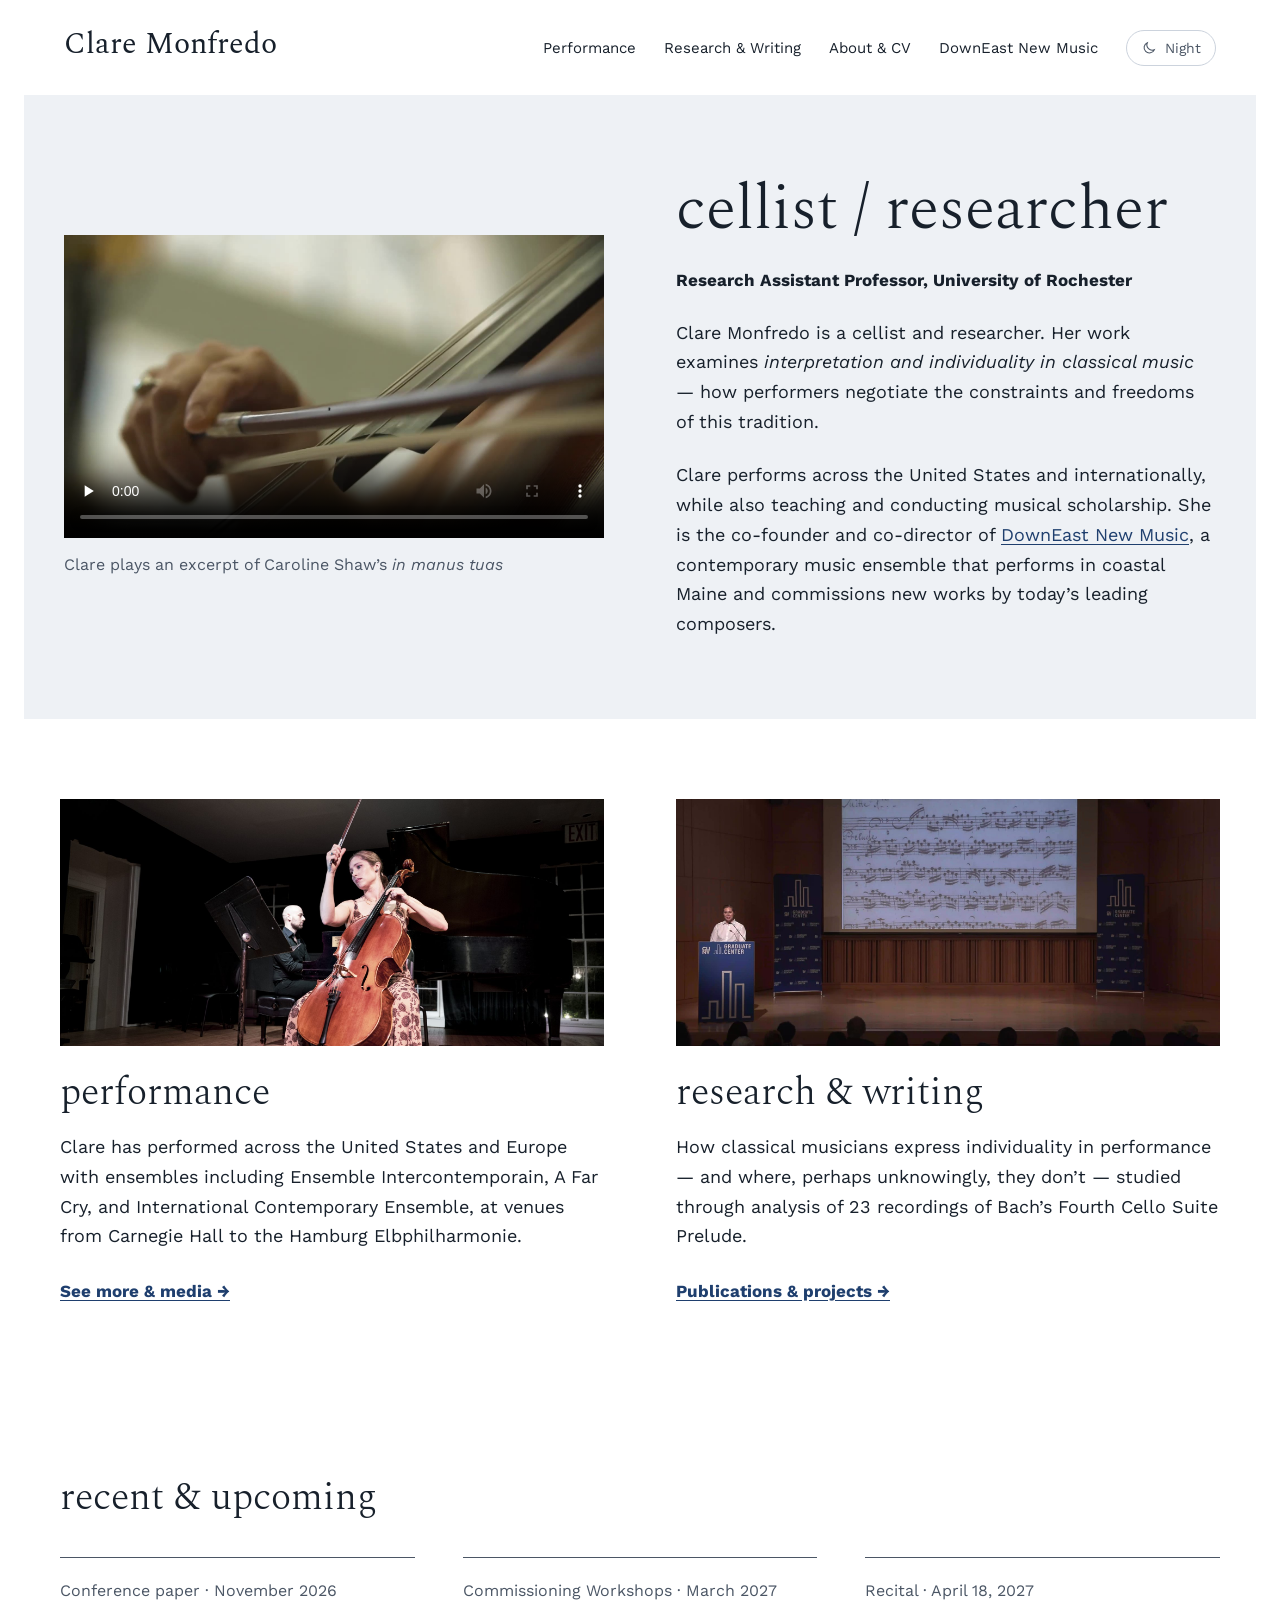
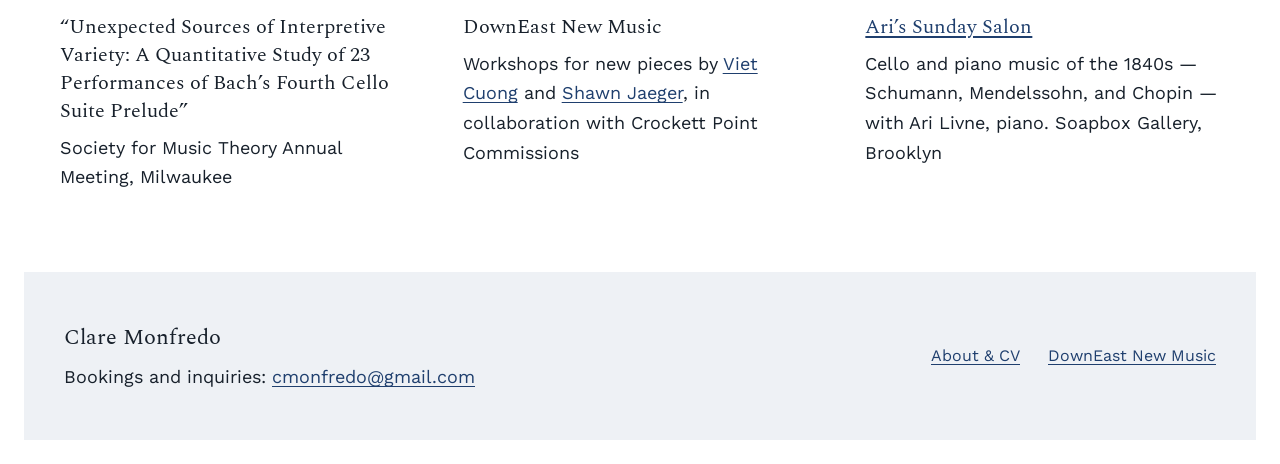
<file: index.html>
<!doctype html>
<html lang="en">
<head>
  <meta charset="utf-8">
  <meta name="viewport" content="width=device-width, initial-scale=1">
  <title>Clare Monfredo — cellist and researcher</title>
  <meta name="description" content="Clare Monfredo is a cellist and researcher whose work examines interpretation and individuality in classical music. Research Assistant Professor, University of Rochester.">
  <link rel="canonical" href="https://www.claremonfredo.com/">
  <meta property="og:type" content="website">
  <meta property="og:title" content="Clare Monfredo — cellist and researcher">
  <meta property="og:description" content="Cellist and researcher examining interpretation and individuality in classical music.">
  <meta property="og:url" content="https://www.claremonfredo.com/">
  <meta property="og:image" content="https://www.claremonfredo.com/images/performing.jpg">
  <meta name="twitter:card" content="summary_large_image">
  <link rel="preconnect" href="https://fonts.googleapis.com">
  <link rel="preconnect" href="https://fonts.gstatic.com" crossorigin>
  <link href="https://fonts.googleapis.com/css2?family=Spectral:ital,wght@0,300;0,400;1,300;1,400&family=Work+Sans:ital,wght@0,400;0,500;1,400&display=swap" rel="stylesheet">
  <link rel="stylesheet" href="css/style.css">
  <script>
    // Day/night: use the visitor's saved choice, otherwise their device setting.
    (function () {
      var t = null;
      try { t = localStorage.getItem('theme'); } catch (e) {}
      if (!t) t = window.matchMedia && matchMedia('(prefers-color-scheme: dark)').matches ? 'dark' : 'light';
      document.documentElement.setAttribute('data-theme', t);
    })();
  </script>
</head>
<body>
  <a class="skip-link" href="#main">Skip to content</a>

  <header class="site-header">
    <a class="wordmark" href="./">Clare Monfredo</a>
    <div class="header-right">
      <nav class="site-nav" aria-label="Main">
        <a href="performance.html">Performance</a>
        <a href="research.html">Research &amp; Writing</a>
        <a href="about.html">About &amp; CV</a>
        <a href="https://www.downeastnewmusic.org">DownEast New Music</a>
      </nav>
      <button type="button" class="theme-toggle" aria-label="Switch between day and night mode">
        <svg class="icon-moon" viewBox="0 0 24 24" fill="none" stroke="currentColor" stroke-width="1.6" aria-hidden="true"><path d="M20 14.5A8 8 0 0 1 9.5 4a8 8 0 1 0 10.5 10.5z"/></svg>
        <svg class="icon-sun" viewBox="0 0 24 24" fill="none" stroke="currentColor" stroke-width="1.6" aria-hidden="true"><circle cx="12" cy="12" r="4"/><path d="M12 2v2M12 20v2M4.9 4.9l1.4 1.4M17.7 17.7l1.4 1.4M2 12h2M20 12h2M4.9 19.1l1.4-1.4M17.7 6.3l1.4-1.4"/></svg>
        <span class="theme-label">Night</span>
      </button>
    </div>
  </header>

  <main id="main">

    <!-- Introduction -->
    <section class="panel" aria-labelledby="intro-title">
      <div class="wrap split">
        <figure>
          <div class="video">
            <video controls preload="none" playsinline poster="images/in-manus-tuas-poster.jpg" aria-label="Clare Monfredo plays an excerpt of Caroline Shaw’s in manus tuas">
              <source src="media/in-manus-tuas.mp4" type="video/mp4">
            </video>
          </div>
          <figcaption>Clare plays an excerpt of Caroline Shaw’s <em>in manus tuas</em></figcaption>
        </figure>

        <div class="stack measure" style="gap: 24px">
          <h1 id="intro-title">cellist / researcher</h1>
          <p class="role"><strong>Research Assistant Professor, University of Rochester</strong></p>
          <p>Clare Monfredo is a cellist and researcher. Her work examines <em>interpretation and individuality in classical music</em> — how performers negotiate the constraints and freedoms of this tradition.</p>
          <p>Clare performs across the United States and internationally, while also teaching and conducting musical scholarship. She is the co-founder and co-director of <a href="https://www.downeastnewmusic.org">DownEast New Music</a>, a contemporary music ensemble that performs in coastal Maine and commissions new works by today’s leading composers.</p>
        </div>
      </div>
    </section>

    <!-- Performance and research -->
    <section aria-label="Performance and research">
      <div class="wrap sides">
        <article class="stack">
          <img class="wide-image" src="images/performing.jpg" alt="Clare Monfredo performing on cello" width="1100" height="500">
          <h2>performance</h2>
          <p class="measure">Clare has performed across the United States and Europe with ensembles including Ensemble Intercontemporain, A Far Cry, and International Contemporary Ensemble, at venues from Carnegie Hall to the Hamburg Elbphilharmonie.</p>
          <a class="more" href="performance.html">See more &amp; media →</a>
        </article>

        <article class="stack">
          <img class="wide-image" src="images/research-presenting.jpg" alt="Clare Monfredo presenting her research at the CUNY Graduate Center, with Bach’s manuscript of the Fourth Suite Prelude on screen" width="1100" height="500">
          <h2>research &amp; writing</h2>
          <p class="measure">How classical musicians express individuality in performance — and where, perhaps unknowingly, they don’t — studied through analysis of 23 recordings of Bach’s Fourth Cello Suite Prelude.</p>
          <a class="more" href="research.html">Publications &amp; projects →</a>
        </article>
      </div>
    </section>

    <!-- Recent and upcoming -->
    <section aria-labelledby="recent-title">
      <div class="wrap stack" style="gap: 36px">
        <h2 id="recent-title">recent &amp; upcoming</h2>
        <div class="news">
          <div>
            <p class="label">Conference paper · November 2026</p>
            <h3>“Unexpected Sources of Interpretive Variety: A Quantitative Study of 23 Performances of Bach’s Fourth Cello Suite Prelude”</h3>
            <p>Society for Music Theory Annual Meeting, Milwaukee</p>
          </div>
          <div>
            <p class="label">Commissioning Workshops · March 2027</p>
            <h3>DownEast New Music</h3>
            <p>Workshops for new pieces by <a href="https://vietcuongmusic.com">Viet Cuong</a> and <a href="https://www.shawnjaeger.com">Shawn Jaeger</a>, in collaboration with Crockett Point Commissions</p>
          </div>
          <div>
            <p class="label">Recital · April 18, 2027</p>
            <h3><a href="https://www.soapboxgallery.org/events/arissalon04-18-2027">Ari’s Sunday Salon</a></h3>
            <p>Cello and piano music of the 1840s — Schumann, Mendelssohn, and Chopin — with Ari Livne, piano. Soapbox Gallery, Brooklyn</p>
          </div>
        </div>
      </div>
    </section>

  </main>

  <footer class="site-footer panel">
    <div class="wrap">
      <div class="stack" style="gap: 6px">
        <p class="footer-name">Clare Monfredo</p>
        <p>Bookings and inquiries: <a href="mailto:cmonfredo@gmail.com">cmonfredo@gmail.com</a></p>
      </div>
      <nav class="footer-links" aria-label="Elsewhere">
        <a href="about.html">About &amp; CV</a>
        <a href="https://www.downeastnewmusic.org">DownEast New Music</a>
      </nav>
    </div>
  </footer>
  <div class="page-end"></div>

  <script src="js/site.js"></script>
</body>
</html>
</file>
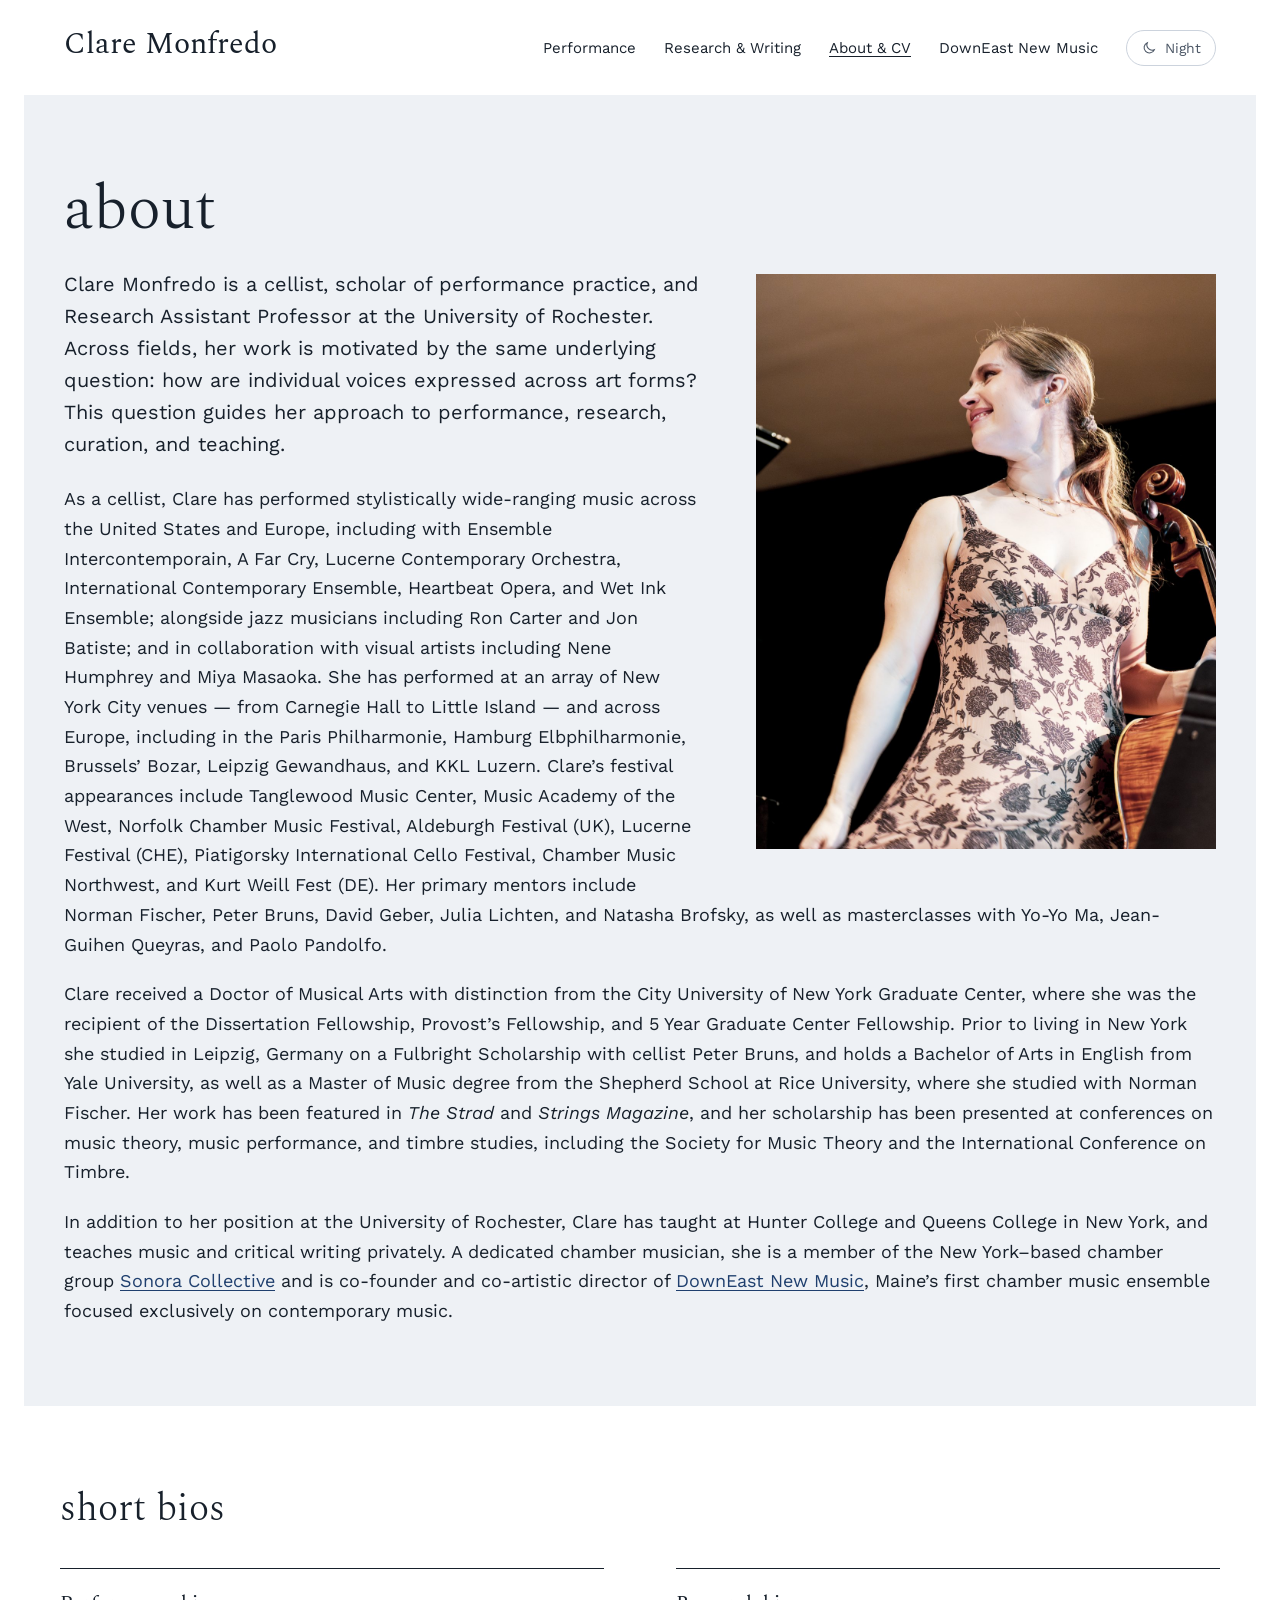
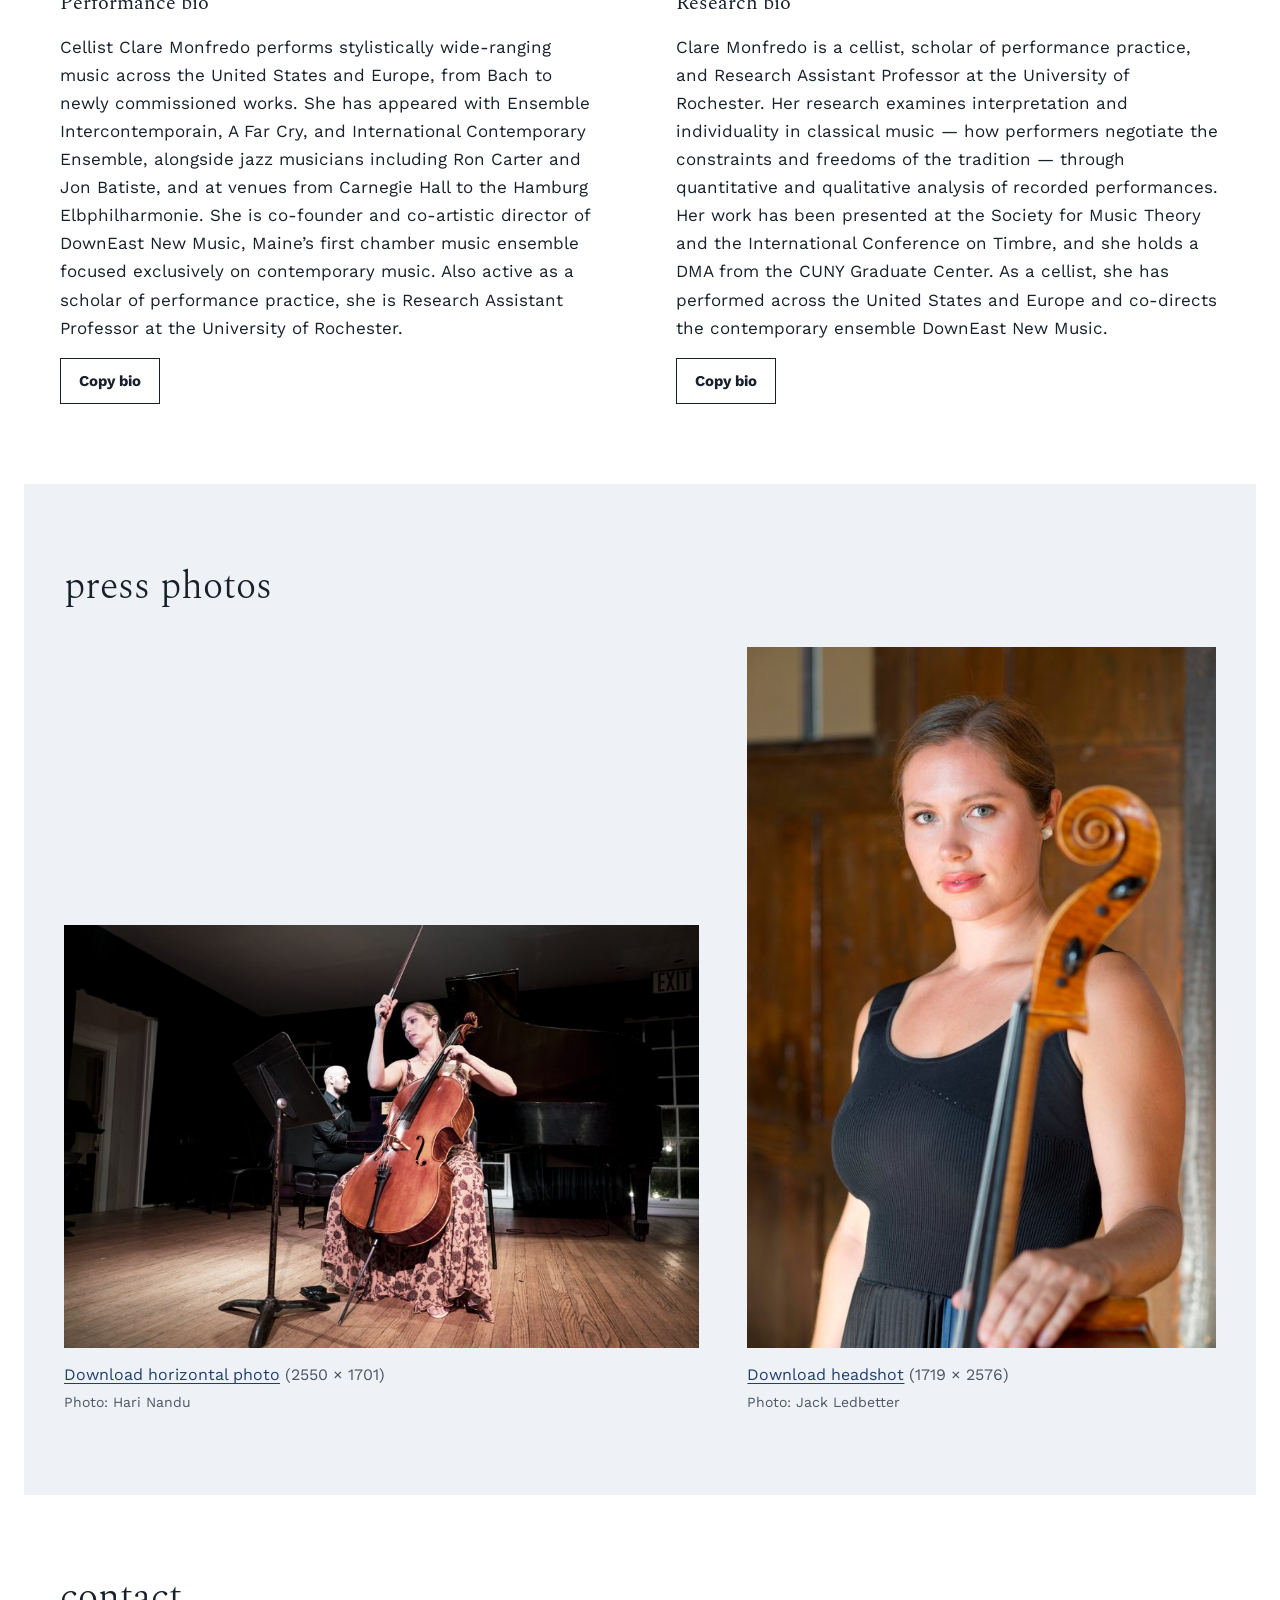
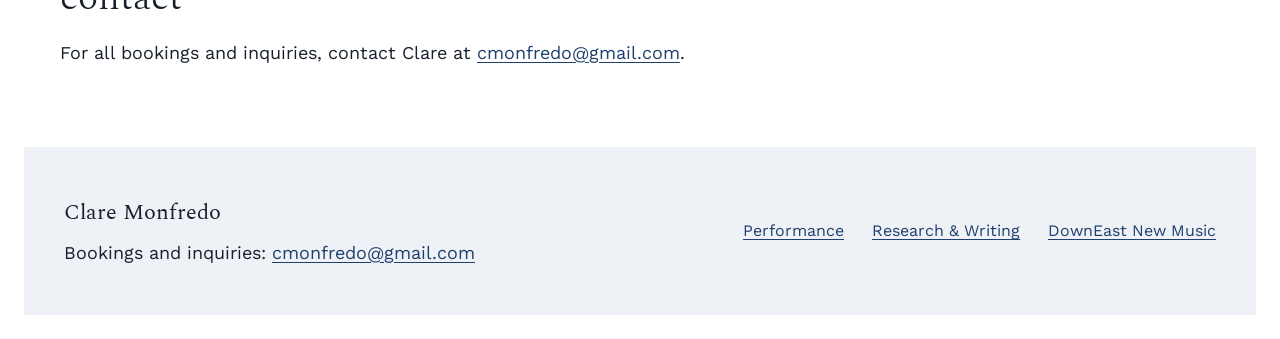
<file: about.html>
<!doctype html>
<html lang="en">
<head>
  <meta charset="utf-8">
  <meta name="viewport" content="width=device-width, initial-scale=1">
  <title>About — Clare Monfredo</title>
  <meta name="description" content="Biography of cellist and scholar Clare Monfredo, Research Assistant Professor at the University of Rochester, with short bios and press photos for presenters.">
  <link rel="canonical" href="https://www.claremonfredo.com/about.html">
  <meta property="og:type" content="website">
  <meta property="og:title" content="About — Clare Monfredo">
  <meta property="og:description" content="Cellist and scholar of performance practice.">
  <meta property="og:url" content="https://www.claremonfredo.com/about.html">
  <meta property="og:image" content="https://www.claremonfredo.com/images/about-portrait.jpg">
  <meta name="twitter:card" content="summary_large_image">
  <link rel="preconnect" href="https://fonts.googleapis.com">
  <link rel="preconnect" href="https://fonts.gstatic.com" crossorigin>
  <link href="https://fonts.googleapis.com/css2?family=Spectral:ital,wght@0,300;0,400;1,300;1,400&family=Work+Sans:ital,wght@0,400;0,500;1,400&display=swap" rel="stylesheet">
  <link rel="stylesheet" href="css/style.css">
  <script>
    // Day/night: use the visitor's saved choice, otherwise their device setting.
    (function () {
      var t = null;
      try { t = localStorage.getItem('theme'); } catch (e) {}
      if (!t) t = window.matchMedia && matchMedia('(prefers-color-scheme: dark)').matches ? 'dark' : 'light';
      document.documentElement.setAttribute('data-theme', t);
    })();
  </script>
</head>
<body>
  <a class="skip-link" href="#main">Skip to content</a>

  <header class="site-header">
    <a class="wordmark" href="./">Clare Monfredo</a>
    <div class="header-right">
      <nav class="site-nav" aria-label="Main">
        <a href="performance.html">Performance</a>
        <a href="research.html">Research &amp; Writing</a>
        <a href="about.html" aria-current="page">About &amp; CV</a>
        <a href="https://www.downeastnewmusic.org">DownEast New Music</a>
      </nav>
      <button type="button" class="theme-toggle" aria-label="Switch between day and night mode">
        <svg class="icon-moon" viewBox="0 0 24 24" fill="none" stroke="currentColor" stroke-width="1.6" aria-hidden="true"><path d="M20 14.5A8 8 0 0 1 9.5 4a8 8 0 1 0 10.5 10.5z"/></svg>
        <svg class="icon-sun" viewBox="0 0 24 24" fill="none" stroke="currentColor" stroke-width="1.6" aria-hidden="true"><circle cx="12" cy="12" r="4"/><path d="M12 2v2M12 20v2M4.9 4.9l1.4 1.4M17.7 17.7l1.4 1.4M2 12h2M20 12h2M4.9 19.1l1.4-1.4M17.7 6.3l1.4-1.4"/></svg>
        <span class="theme-label">Night</span>
      </button>
    </div>
  </header>

  <main id="main">

    <!-- Biography -->
    <section class="panel" aria-labelledby="page-title">
      <div class="wrap bio-flow">
        <h1 id="page-title">about</h1>
        <figure class="bio-photo">
          <img src="images/about-portrait.jpg" alt="Clare Monfredo smiling on stage beside a piano, holding her cello" width="1200" height="1500">
        </figure>
        <p class="lead">Clare Monfredo is a cellist, scholar of performance practice, and Research Assistant Professor at the University of Rochester. Across fields, her work is motivated by the same underlying question: how are individual voices expressed across art forms? This question guides her approach to performance, research, curation, and teaching.</p>
        <p>As a cellist, Clare has performed stylistically wide-ranging music across the United States and Europe, including with Ensemble Intercontemporain, A Far Cry, Lucerne Contemporary Orchestra, International Contemporary Ensemble, Heartbeat Opera, and Wet Ink Ensemble; alongside jazz musicians including Ron Carter and Jon Batiste; and in collaboration with visual artists including Nene Humphrey and Miya Masaoka. She has performed at an array of New York City venues — from Carnegie Hall to Little Island — and across Europe, including in the Paris Philharmonie, Hamburg Elbphilharmonie, Brussels’ Bozar, Leipzig Gewandhaus, and KKL Luzern. Clare’s festival appearances include Tanglewood Music Center, Music Academy of the West, Norfolk Chamber Music Festival, Aldeburgh Festival (UK), Lucerne Festival (CHE), Piatigorsky International Cello Festival, Chamber Music Northwest, and Kurt Weill Fest (DE). Her primary mentors include Norman Fischer, Peter Bruns, David Geber, Julia Lichten, and Natasha Brofsky, as well as masterclasses with Yo-Yo Ma, Jean-Guihen Queyras, and Paolo Pandolfo.</p>
        <p>Clare received a Doctor of Musical Arts with distinction from the City University of New York Graduate Center, where she was the recipient of the Dissertation Fellowship, Provost’s Fellowship, and 5 Year Graduate Center Fellowship. Prior to living in New York she studied in Leipzig, Germany on a Fulbright Scholarship with cellist Peter Bruns, and holds a Bachelor of Arts in English from Yale University, as well as a Master of Music degree from the Shepherd School at Rice University, where she studied with Norman Fischer. Her work has been featured in <em>The Strad</em> and <em>Strings Magazine</em>, and her scholarship has been presented at conferences on music theory, music performance, and timbre studies, including the Society for Music Theory and the International Conference on Timbre.</p>
        <p>In addition to her position at the University of Rochester, Clare has taught at Hunter College and Queens College in New York, and teaches music and critical writing privately. A dedicated chamber musician, she is a member of the New York–based chamber group <a href="https://www.sonoracollective.org">Sonora Collective</a> and is co-founder and co-artistic director of <a href="https://www.downeastnewmusic.org">DownEast New Music</a>, Maine’s first chamber music ensemble focused exclusively on contemporary music.</p>
      </div>
    </section>

    <!-- Short bios -->
    <section id="short-bios" aria-labelledby="bios-title">
      <div class="wrap stack" style="gap: 36px">
        <div class="stack">
          <h2 id="bios-title">short bios</h2>
        </div>
        <div class="split" style="align-items: flex-start">
          <article class="stack bio-card">
            <h3>Performance bio</h3>
            <p id="bio-performance">Cellist Clare Monfredo performs stylistically wide-ranging music across the United States and Europe, from Bach to newly commissioned works. She has appeared with Ensemble Intercontemporain, A Far Cry, and International Contemporary Ensemble, alongside jazz musicians including Ron Carter and Jon Batiste, and at venues from Carnegie Hall to the Hamburg Elbphilharmonie. She is co-founder and co-artistic director of DownEast New Music, Maine’s first chamber music ensemble focused exclusively on contemporary music. Also active as a scholar of performance practice, she is Research Assistant Professor at the University of Rochester.</p>
            <button type="button" class="copy-button" data-copy="bio-performance">Copy bio</button>
          </article>
          <article class="stack bio-card">
            <h3>Research bio</h3>
            <p id="bio-research">Clare Monfredo is a cellist, scholar of performance practice, and Research Assistant Professor at the University of Rochester. Her research examines interpretation and individuality in classical music — how performers negotiate the constraints and freedoms of the tradition — through quantitative and qualitative analysis of recorded performances. Her work has been presented at the Society for Music Theory and the International Conference on Timbre, and she holds a DMA from the CUNY Graduate Center. As a cellist, she has performed across the United States and Europe and co-directs the contemporary ensemble DownEast New Music.</p>
            <button type="button" class="copy-button" data-copy="bio-research">Copy bio</button>
          </article>
        </div>
      </div>
    </section>

    <!-- Press photos -->
    <section id="press" class="panel" aria-labelledby="press-title">
      <div class="wrap stack" style="gap: 36px">
        <h2 id="press-title">press photos</h2>
        <div class="press-grid">
          <figure>
            <img src="images/press-thumb-horizontal.jpg" alt="Clare Monfredo performing on cello in concert, bow raised, with a pianist behind her" width="900" height="600" loading="lazy">
            <figcaption><a href="press/clare-monfredo-press-horizontal.jpg" download>Download horizontal photo</a> (2550 × 1701)<br><span class="credit">Photo: Hari Nandu</span></figcaption>
          </figure>
          <figure>
            <img src="images/press-thumb-vertical.jpg" alt="Portrait of Clare Monfredo holding her cello in front of a wooden door" width="601" height="900" loading="lazy">
            <figcaption><a href="press/clare-monfredo-press-vertical.jpg" download>Download headshot</a> (1719 × 2576)<br><span class="credit">Photo: Jack Ledbetter</span></figcaption>
          </figure>
        </div>
      </div>
    </section>

    <!-- Contact -->
    <section id="contact" aria-labelledby="contact-title">
      <div class="wrap stack" style="gap: 16px">
        <h2 id="contact-title">contact</h2>
        <p>For all bookings and inquiries, contact Clare at <a href="mailto:cmonfredo@gmail.com">cmonfredo@gmail.com</a>.</p>
      </div>
    </section>

  </main>

  <footer class="site-footer panel">
    <div class="wrap">
      <div class="stack" style="gap: 6px">
        <p class="footer-name">Clare Monfredo</p>
        <p>Bookings and inquiries: <a href="mailto:cmonfredo@gmail.com">cmonfredo@gmail.com</a></p>
      </div>
      <nav class="footer-links" aria-label="Elsewhere">
        <a href="performance.html">Performance</a>
        <a href="research.html">Research &amp; Writing</a>
        <a href="https://www.downeastnewmusic.org">DownEast New Music</a>
      </nav>
    </div>
  </footer>
  <div class="page-end"></div>

  <script src="js/site.js"></script>
</body>
</html>
</file>
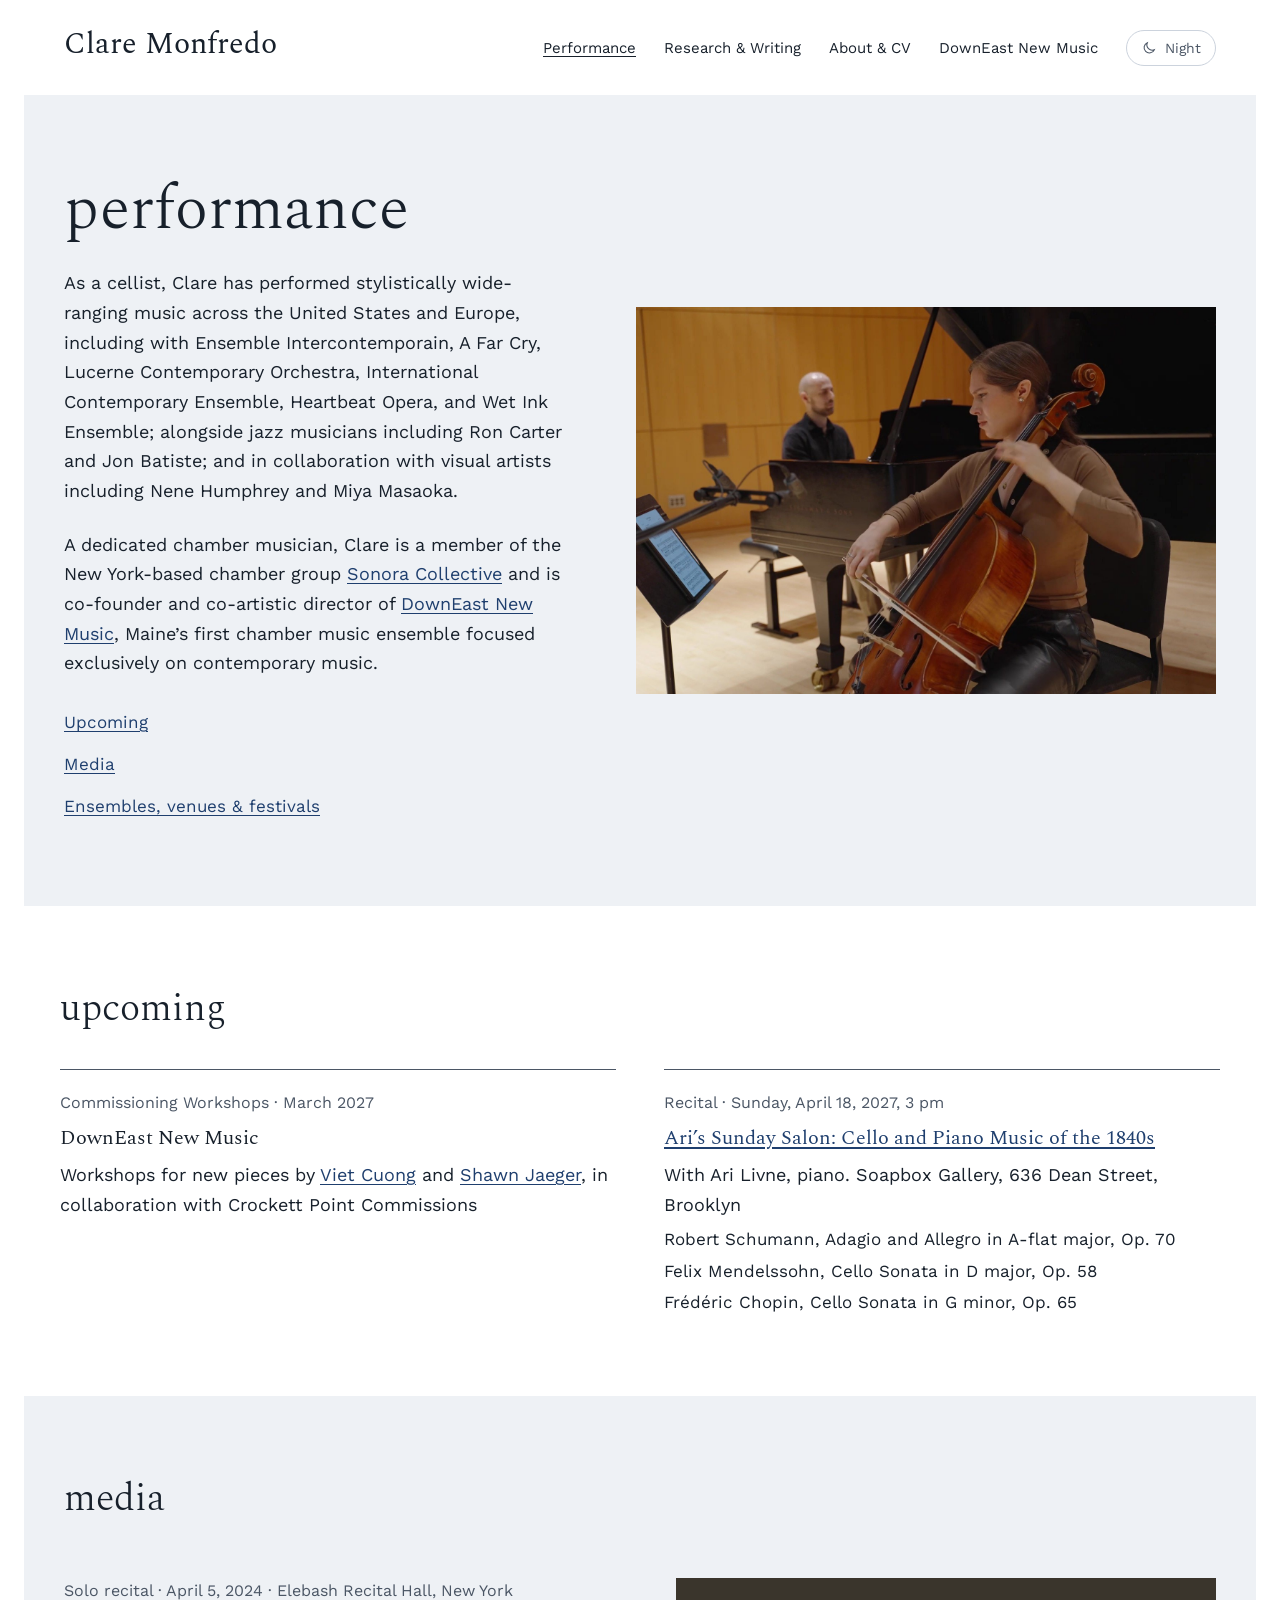
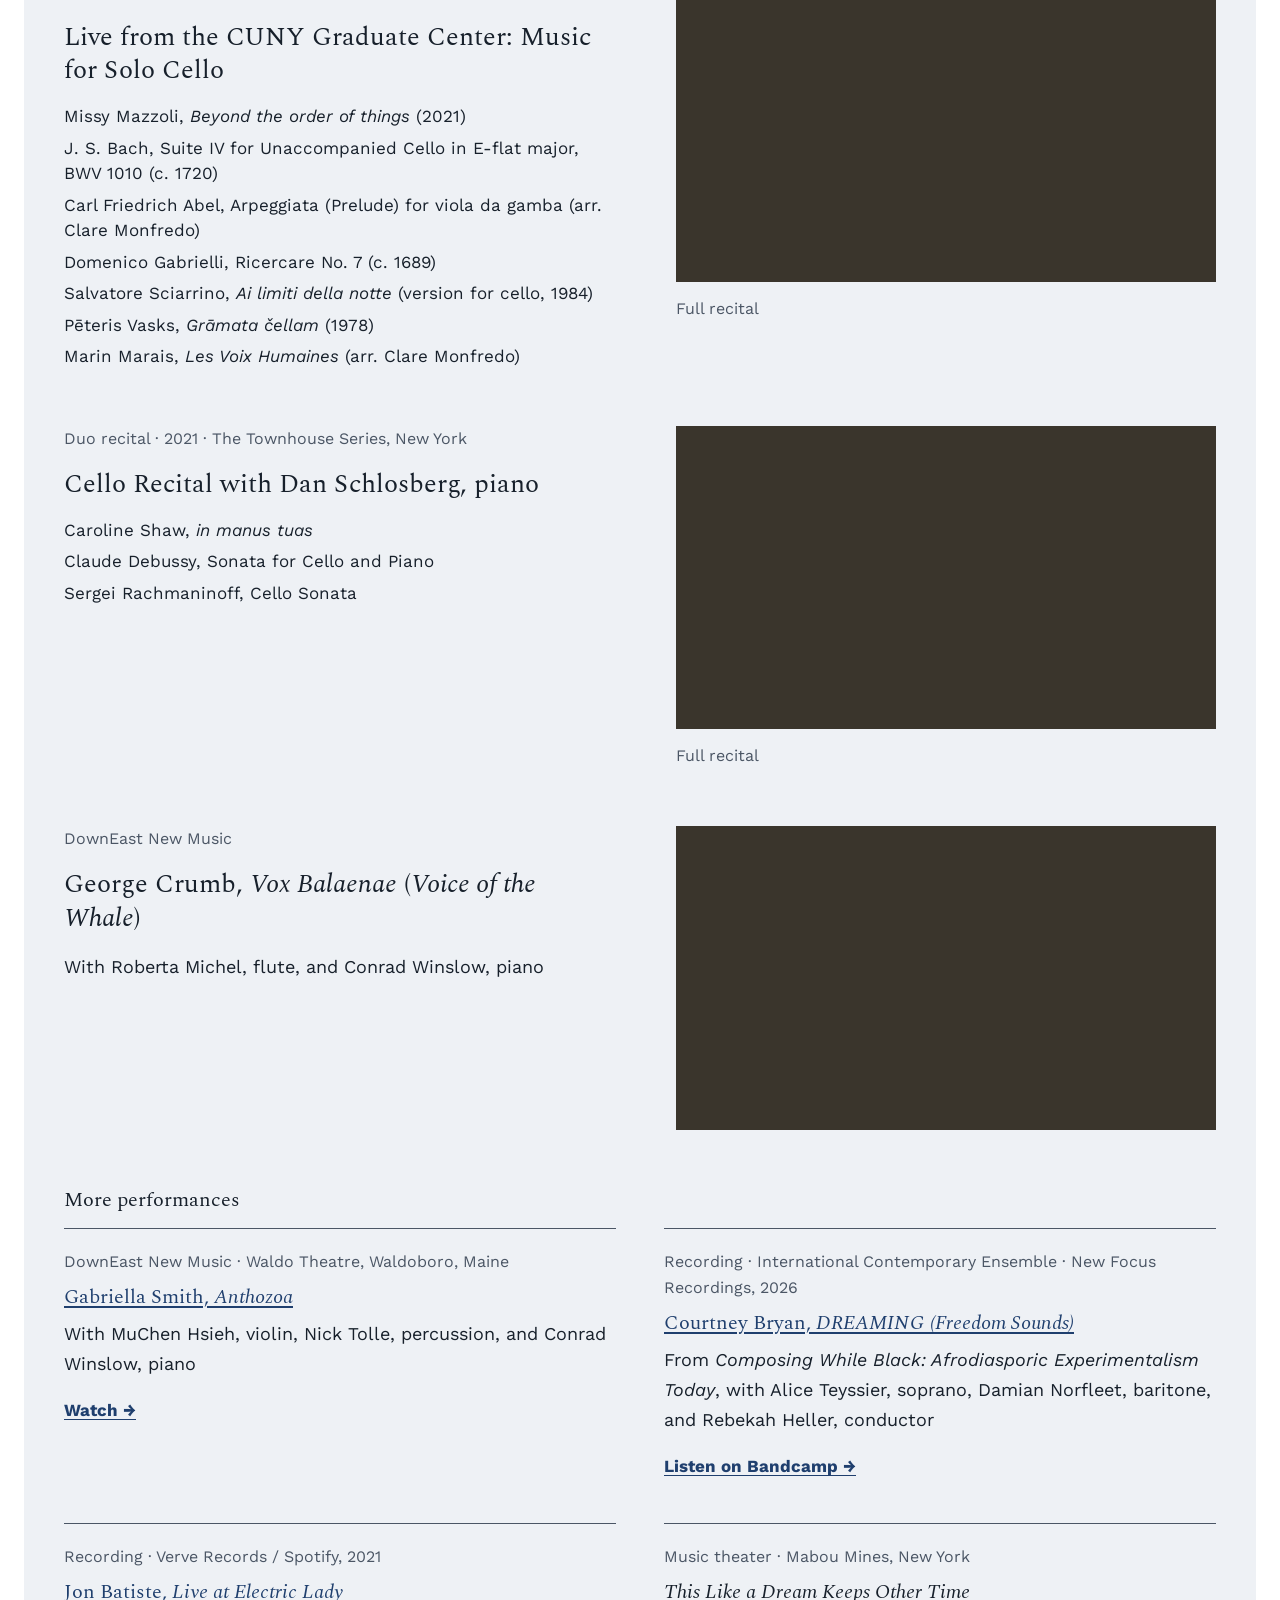
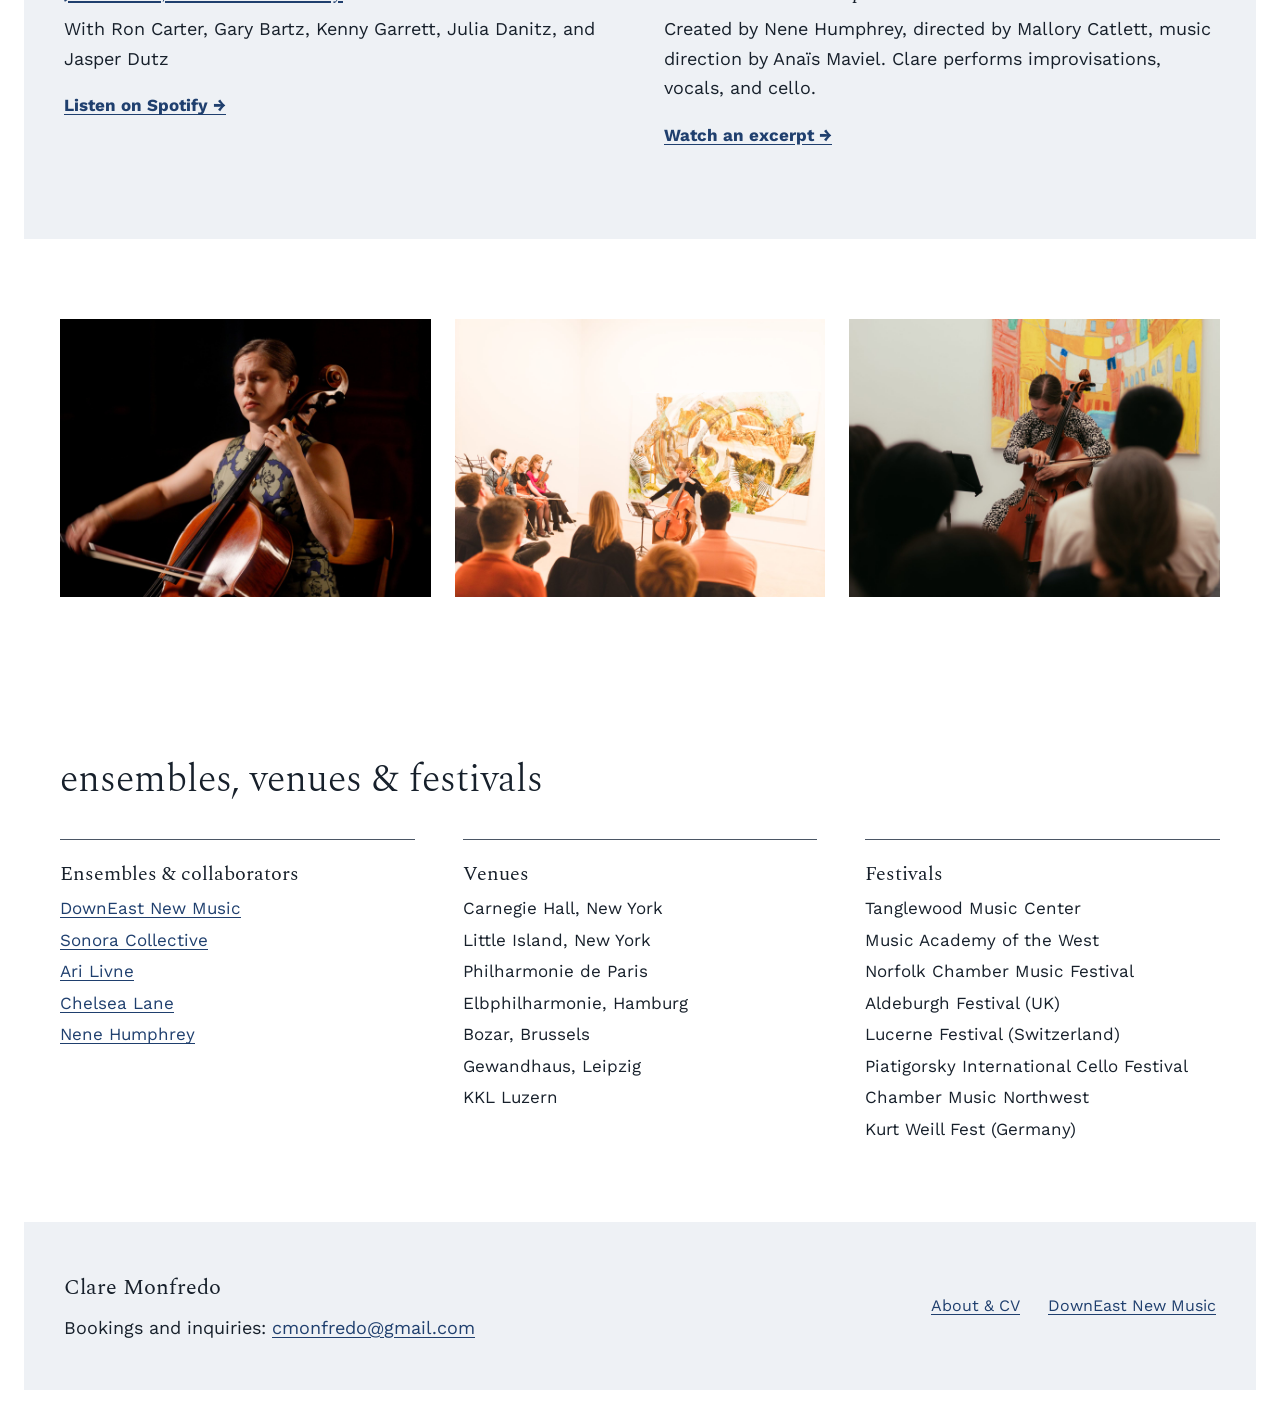
<file: performance.html>
<!doctype html>
<html lang="en">
<head>
  <meta charset="utf-8">
  <meta name="viewport" content="width=device-width, initial-scale=1">
  <title>Performance — Clare Monfredo</title>
  <meta name="description" content="Cellist Clare Monfredo’s upcoming concerts, recordings and programs, and collaborations with ensembles across the United States and Europe.">
  <link rel="canonical" href="https://www.claremonfredo.com/performance.html">
  <meta property="og:type" content="website">
  <meta property="og:title" content="Performance — Clare Monfredo">
  <meta property="og:description" content="Concerts, recordings and collaborations.">
  <meta property="og:url" content="https://www.claremonfredo.com/performance.html">
  <meta property="og:image" content="https://www.claremonfredo.com/images/performing.jpg">
  <meta name="twitter:card" content="summary_large_image">
  <link rel="preconnect" href="https://fonts.googleapis.com">
  <link rel="preconnect" href="https://fonts.gstatic.com" crossorigin>
  <link href="https://fonts.googleapis.com/css2?family=Spectral:ital,wght@0,300;0,400;1,300;1,400&family=Work+Sans:ital,wght@0,400;0,500;1,400&display=swap" rel="stylesheet">
  <link rel="stylesheet" href="css/style.css">
  <script>
    // Day/night: use the visitor's saved choice, otherwise their device setting.
    (function () {
      var t = null;
      try { t = localStorage.getItem('theme'); } catch (e) {}
      if (!t) t = window.matchMedia && matchMedia('(prefers-color-scheme: dark)').matches ? 'dark' : 'light';
      document.documentElement.setAttribute('data-theme', t);
    })();
  </script>
</head>
<body>
  <a class="skip-link" href="#main">Skip to content</a>

  <header class="site-header">
    <a class="wordmark" href="./">Clare Monfredo</a>
    <div class="header-right">
      <nav class="site-nav" aria-label="Main">
        <a href="performance.html" aria-current="page">Performance</a>
        <a href="research.html">Research &amp; Writing</a>
        <a href="about.html">About &amp; CV</a>
        <a href="https://www.downeastnewmusic.org">DownEast New Music</a>
      </nav>
      <button type="button" class="theme-toggle" aria-label="Switch between day and night mode">
        <svg class="icon-moon" viewBox="0 0 24 24" fill="none" stroke="currentColor" stroke-width="1.6" aria-hidden="true"><path d="M20 14.5A8 8 0 0 1 9.5 4a8 8 0 1 0 10.5 10.5z"/></svg>
        <svg class="icon-sun" viewBox="0 0 24 24" fill="none" stroke="currentColor" stroke-width="1.6" aria-hidden="true"><circle cx="12" cy="12" r="4"/><path d="M12 2v2M12 20v2M4.9 4.9l1.4 1.4M17.7 17.7l1.4 1.4M2 12h2M20 12h2M4.9 19.1l1.4-1.4M17.7 6.3l1.4-1.4"/></svg>
        <span class="theme-label">Night</span>
      </button>
    </div>
  </header>

  <main id="main">

    <!-- Introduction -->
    <section class="panel" aria-labelledby="page-title">
      <div class="wrap split">
        <div class="stack measure" style="gap: 24px">
          <h1 id="page-title">performance</h1>
          <p>As a cellist, Clare has performed stylistically wide-ranging music across the United States and Europe, including with Ensemble Intercontemporain, A Far Cry, Lucerne Contemporary Orchestra, International Contemporary Ensemble, Heartbeat Opera, and Wet Ink Ensemble; alongside jazz musicians including Ron Carter and Jon Batiste; and in collaboration with visual artists including Nene Humphrey and Miya Masaoka.</p>
          <p>A dedicated chamber musician, Clare is a member of the New York-based chamber group <a href="https://www.sonoracollective.org">Sonora Collective</a> and is co-founder and co-artistic director of <a href="https://www.downeastnewmusic.org">DownEast New Music</a>, Maine’s first chamber music ensemble focused exclusively on contemporary music.</p>
          <nav class="on-this-page" aria-label="On this page">
            <a href="#upcoming">Upcoming</a>
            <a href="#programs">Media</a>
            <a href="#collaborations">Ensembles, venues &amp; festivals</a>
          </nav>
        </div>
        <figure class="stage-photo">
          <img src="images/perf-main.jpg" alt="Clare Monfredo playing cello on stage with pianist Ari Livne behind her, in a warm wood-paneled recital hall" width="1620" height="1080">
        </figure>
      </div>
    </section>

    <!-- Upcoming -->
    <section id="upcoming" aria-labelledby="upcoming-title">
      <div class="wrap stack" style="gap: 36px">
        <h2 id="upcoming-title">upcoming</h2>
        <div class="news">
          <div>
            <p class="label">Commissioning Workshops · March 2027</p>
            <h3>DownEast New Music</h3>
            <p>Workshops for new pieces by <a href="https://vietcuongmusic.com">Viet Cuong</a> and <a href="https://www.shawnjaeger.com">Shawn Jaeger</a>, in collaboration with Crockett Point Commissions</p>
          </div>
          <div>
            <p class="label">Recital · Sunday, April 18, 2027, 3 pm</p>
            <h3><a href="https://www.soapboxgallery.org/events/arissalon04-18-2027">Ari’s Sunday Salon: Cello and Piano Music of the 1840s</a></h3>
            <p>With Ari Livne, piano. Soapbox Gallery, 636 Dean Street, Brooklyn</p>
            <ul class="program">
              <li>Robert Schumann, Adagio and Allegro in A-flat major, Op. 70</li>
              <li>Felix Mendelssohn, Cello Sonata in D major, Op. 58</li>
              <li>Frédéric Chopin, Cello Sonata in G minor, Op. 65</li>
            </ul>
          </div>
        </div>
      </div>
    </section>

    <!-- Recordings and programs -->
    <section id="programs" class="panel" aria-labelledby="programs-title">
      <div class="wrap stack" style="gap: 56px">
        <h2 id="programs-title">media</h2>

        <article class="split" style="align-items: flex-start">
          <div class="stack">
            <p class="label">Solo recital · April 5, 2024 · Elebash Recital Hall, New York</p>
            <h3 class="program-title">Live from the CUNY Graduate Center: Music for Solo Cello</h3>
            <ul class="program">
              <li>Missy Mazzoli, <em>Beyond the order of things</em> (2021)</li>
              <li>J. S. Bach, Suite IV for Unaccompanied Cello in E-flat major, BWV 1010 (c. 1720)</li>
              <li>Carl Friedrich Abel, Arpeggiata (Prelude) for viola da gamba (arr. Clare Monfredo)</li>
              <li>Domenico Gabrielli, Ricercare No. 7 (c. 1689)</li>
              <li>Salvatore Sciarrino, <em>Ai limiti della notte</em> (version for cello, 1984)</li>
              <li>Pēteris Vasks, <em>Grāmata čellam</em> (1978)</li>
              <li>Marin Marais, <em>Les Voix Humaines</em> (arr. Clare Monfredo)</li>
            </ul>
          </div>
          <figure>
            <div class="video" data-youtube="iXj67rjyBvA" data-title="Live from the CUNY Graduate Center: Music for Solo Cello">
              <p class="video-pending"><span>Video: Music for Solo Cello</span></p>
            </div>
            <figcaption>Full recital</figcaption>
          </figure>
        </article>

        <article class="split" style="align-items: flex-start">
          <div class="stack">
            <p class="label">Duo recital · 2021 · The Townhouse Series, New York</p>
            <h3 class="program-title">Cello Recital with Dan Schlosberg, piano</h3>
            <ul class="program">
              <li>Caroline Shaw, <em>in manus tuas</em></li>
              <li>Claude Debussy, Sonata for Cello and Piano</li>
              <li>Sergei Rachmaninoff, Cello Sonata</li>
            </ul>
          </div>
          <figure>
            <div class="video" data-youtube="JUFf_SO9r_E" data-title="Clare Monfredo and Dan Schlosberg, The Townhouse Series">
              <p class="video-pending"><span>Video: The Townhouse Series</span></p>
            </div>
            <figcaption>Full recital</figcaption>
          </figure>
        </article>

        <article class="split" style="align-items: flex-start">
          <div class="stack">
            <p class="label">DownEast New Music</p>
            <h3 class="program-title">George Crumb, <em>Vox Balaenae</em> (<em>Voice of the Whale</em>)</h3>
            <p>With Roberta Michel, flute, and Conrad Winslow, piano</p>
          </div>
          <figure>
            <div class="video" data-youtube="a4AZ4zFpT4g" data-title="DownEast New Music plays George Crumb, Vox Balaenae">
              <p class="video-pending"><span>Video: <em>Vox Balaenae</em></span></p>
            </div>
          </figure>
        </article>

        <h3 class="more-title">More performances</h3>
        <div class="news two-col">
          <div>
            <p class="label">DownEast New Music · Waldo Theatre, Waldoboro, Maine</p>
            <h3><a href="https://www.youtube.com/watch?v=xOtV5iSYp8s">Gabriella Smith, <em>Anthozoa</em></a></h3>
            <p>With MuChen Hsieh, violin, Nick Tolle, percussion, and Conrad Winslow, piano</p>
            <a class="more" href="https://www.youtube.com/watch?v=xOtV5iSYp8s">Watch →</a>
          </div>
          <div>
            <p class="label">Recording · International Contemporary Ensemble · New Focus Recordings, 2026</p>
            <h3><a href="https://newfocusrecordings.bandcamp.com/track/courtney-bryan-dreaming-freedom-sounds">Courtney Bryan, <em>DREAMING (Freedom Sounds)</em></a></h3>
            <p>From <em>Composing While Black: Afrodiasporic Experimentalism Today</em>, with Alice Teyssier, soprano, Damian Norfleet, baritone, and Rebekah Heller, conductor</p>
            <a class="more" href="https://newfocusrecordings.bandcamp.com/track/courtney-bryan-dreaming-freedom-sounds">Listen on Bandcamp →</a>
          </div>
          <div>
            <p class="label">Recording · Verve Records / Spotify, 2021</p>
            <h3><a href="https://open.spotify.com/album/6QTzCV8ST4VAMxFFv5NyMn">Jon Batiste, <em>Live at Electric Lady</em></a></h3>
            <p>With Ron Carter, Gary Bartz, Kenny Garrett, Julia Danitz, and Jasper Dutz</p>
            <a class="more" href="https://open.spotify.com/album/6QTzCV8ST4VAMxFFv5NyMn">Listen on Spotify →</a>
          </div>
          <div>
            <p class="label">Music theater · Mabou Mines, New York</p>
            <h3><em>This Like a Dream Keeps Other Time</em></h3>
            <p>Created by Nene Humphrey, directed by Mallory Catlett, music direction by Anaïs Maviel. Clare performs improvisations, vocals, and cello.</p>
            <a class="more" href="https://vimeo.com/1095669160#t=42m17s">Watch an excerpt →</a>
          </div>
        </div>
      </div>
    </section>

    <!-- Photos -->
    <section aria-label="Performance photos">
      <div class="wrap photo-row">
        <img src="images/perf-concert-closed-eyes.jpg" alt="Clare Monfredo playing cello with eyes closed, lit warmly against a dark background" width="1600" height="1200" loading="lazy">
        <img src="images/perf-gallery-ensemble.jpg" alt="Clare Monfredo playing cello in an art gallery, with string players seated beside her and an audience in front" width="1600" height="1200" loading="lazy">
        <img src="images/perf-yellow-painting.jpg" alt="Clare Monfredo playing cello in front of a large, brightly colored painting, with audience members in the foreground" width="1600" height="1200" loading="lazy">
      </div>
    </section>

    <!-- Ensembles, venues and festivals -->
    <section id="collaborations" aria-labelledby="collab-title">
      <div class="wrap stack" style="gap: 36px">
        <h2 id="collab-title">ensembles, venues &amp; festivals</h2>
        <div class="news">
          <div>
            <h3>Ensembles &amp; collaborators</h3>
            <ul class="program">
              <li><a href="https://www.downeastnewmusic.org">DownEast New Music</a></li>
              <li><a href="https://www.sonoracollective.org">Sonora Collective</a></li>
              <li><a href="https://arilivne.com/media/stillmotionduo">Ari Livne</a></li>
              <li><a href="https://www.chelsealaneharp.com/">Chelsea Lane</a></li>
              <li><a href="https://www.nenehumphrey.com/">Nene Humphrey</a></li>
            </ul>
          </div>
          <div>
            <h3>Venues</h3>
            <ul class="program">
              <li>Carnegie Hall, New York</li>
              <li>Little Island, New York</li>
              <li>Philharmonie de Paris</li>
              <li>Elbphilharmonie, Hamburg</li>
              <li>Bozar, Brussels</li>
              <li>Gewandhaus, Leipzig</li>
              <li>KKL Luzern</li>
            </ul>
          </div>
          <div>
            <h3>Festivals</h3>
            <ul class="program">
              <li>Tanglewood Music Center</li>
              <li>Music Academy of the West</li>
              <li>Norfolk Chamber Music Festival</li>
              <li>Aldeburgh Festival (UK)</li>
              <li>Lucerne Festival (Switzerland)</li>
              <li>Piatigorsky International Cello Festival</li>
              <li>Chamber Music Northwest</li>
              <li>Kurt Weill Fest (Germany)</li>
            </ul>
          </div>
        </div>
      </div>
    </section>

  </main>

  <footer class="site-footer panel">
    <div class="wrap">
      <div class="stack" style="gap: 6px">
        <p class="footer-name">Clare Monfredo</p>
        <p>Bookings and inquiries: <a href="mailto:cmonfredo@gmail.com">cmonfredo@gmail.com</a></p>
      </div>
      <nav class="footer-links" aria-label="Elsewhere">
        <a href="about.html">About &amp; CV</a>
        <a href="https://www.downeastnewmusic.org">DownEast New Music</a>
      </nav>
    </div>
  </footer>
  <div class="page-end"></div>

  <script src="js/site.js"></script>
</body>
</html>
</file>
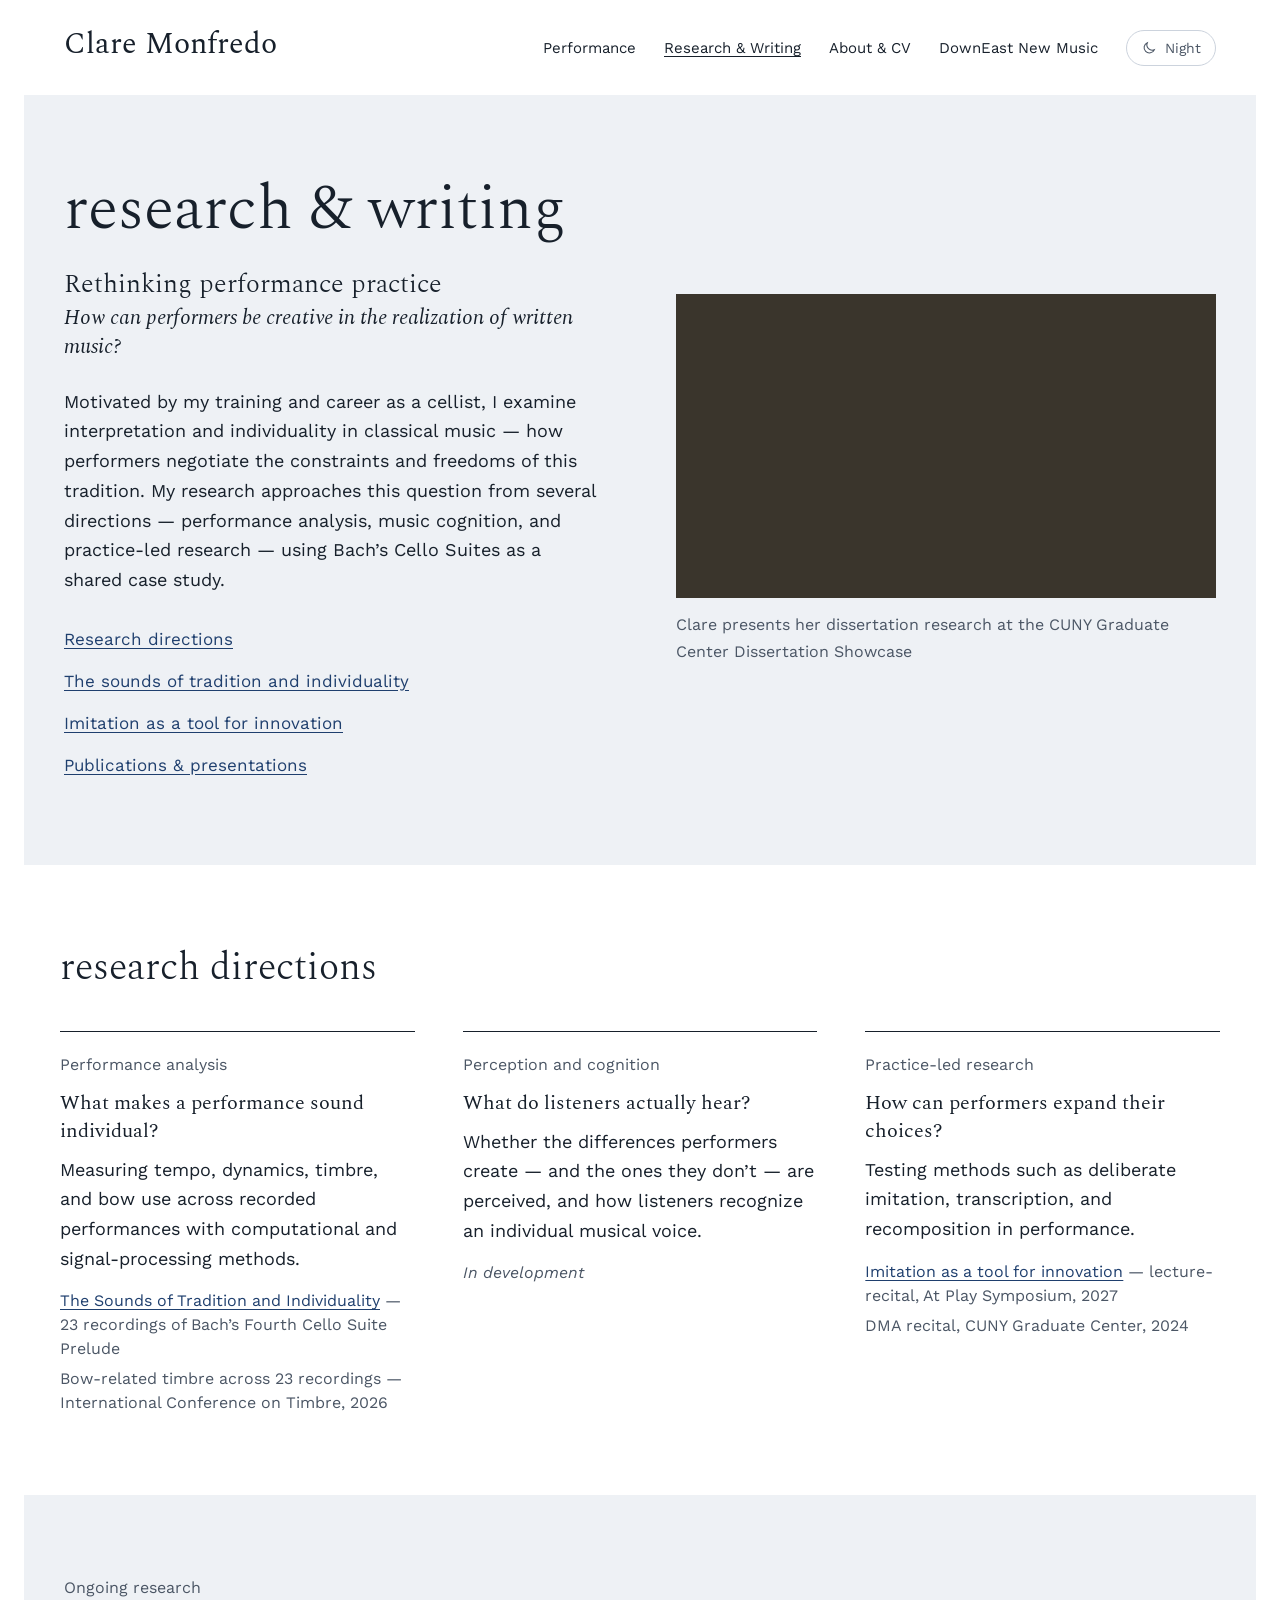
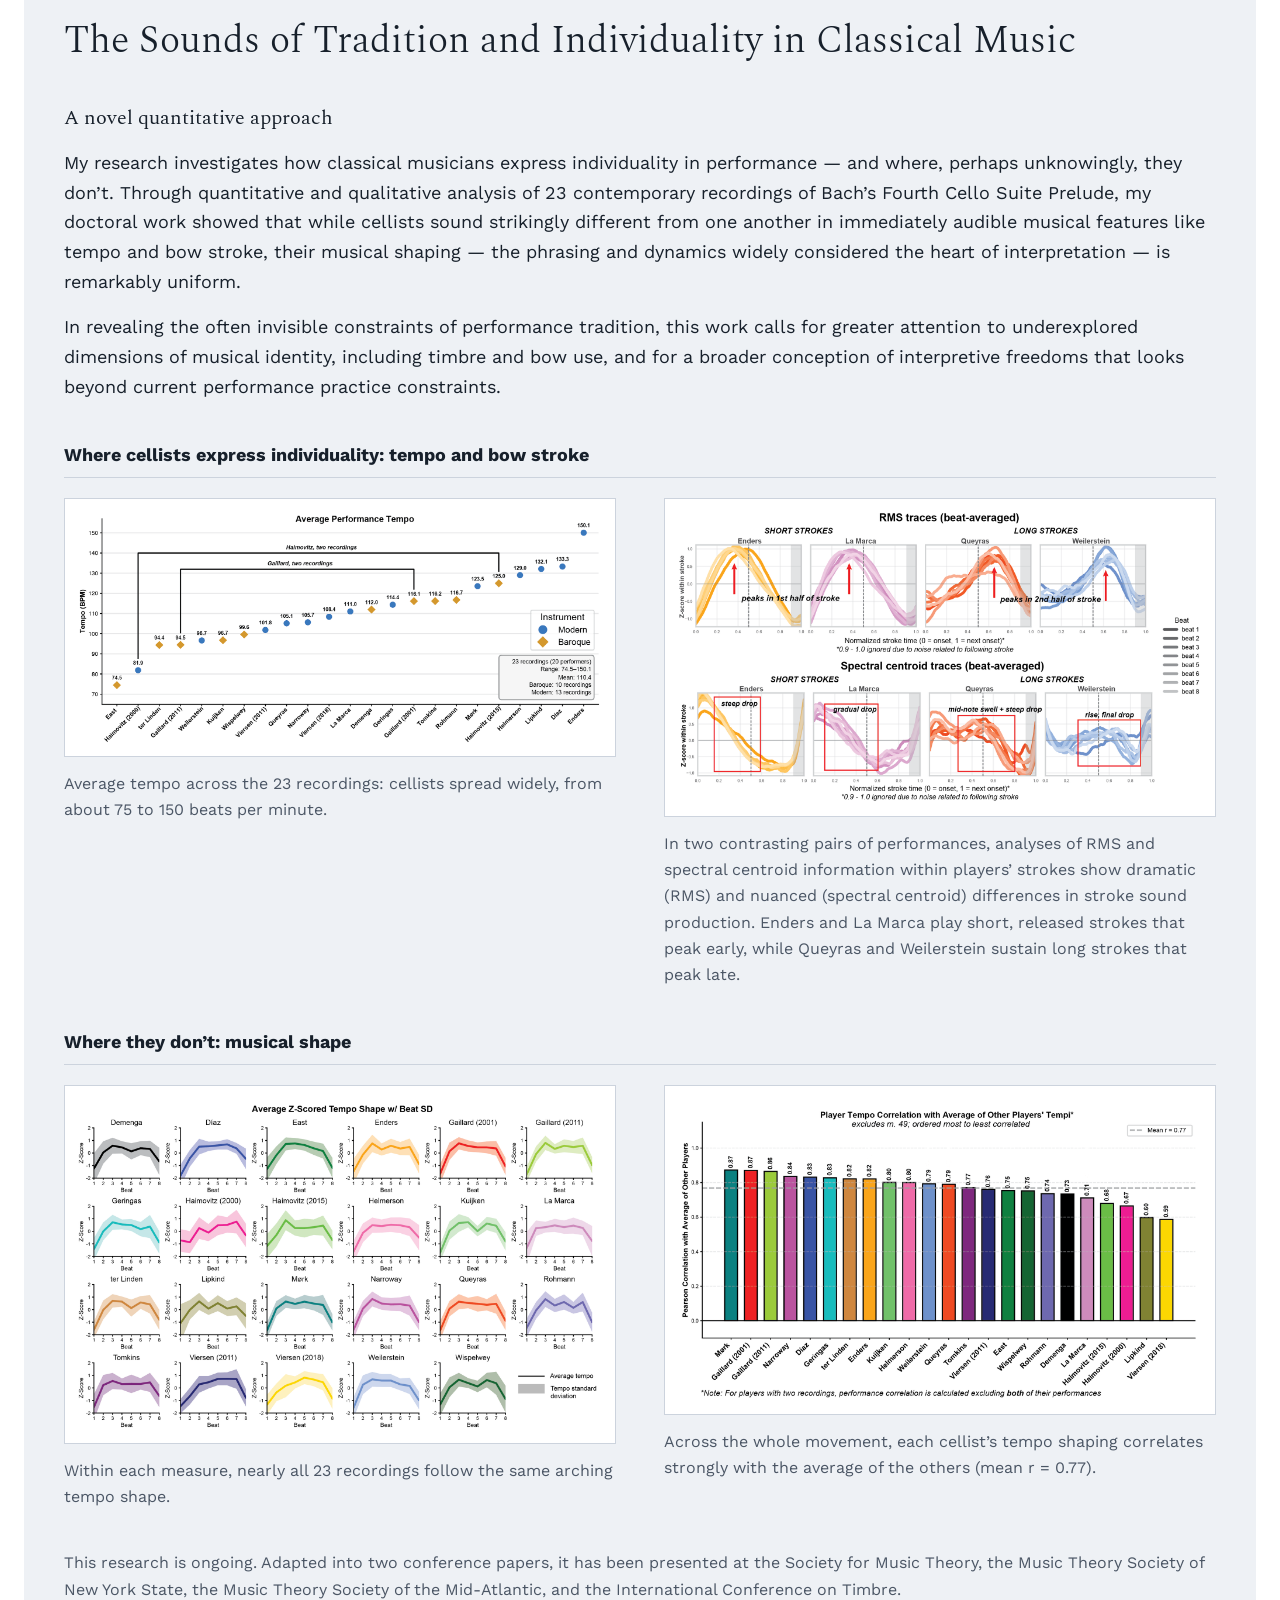
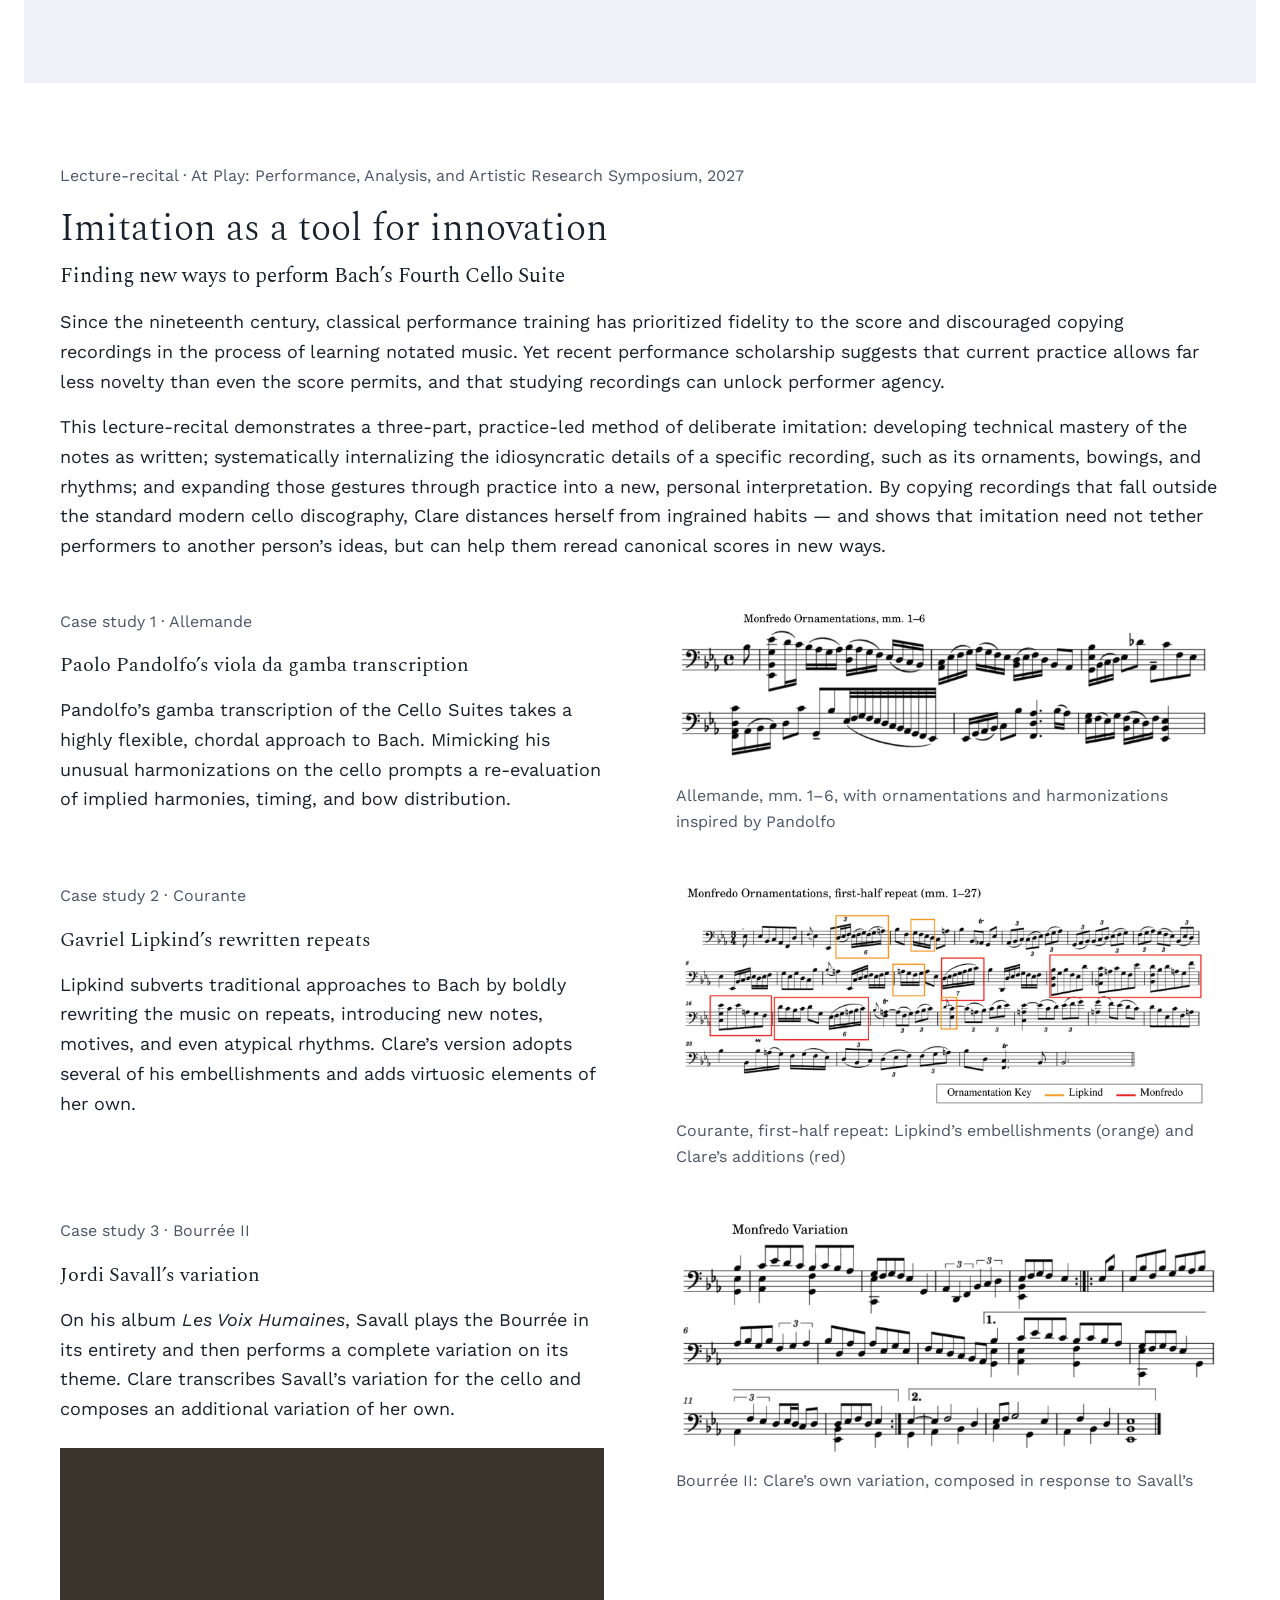
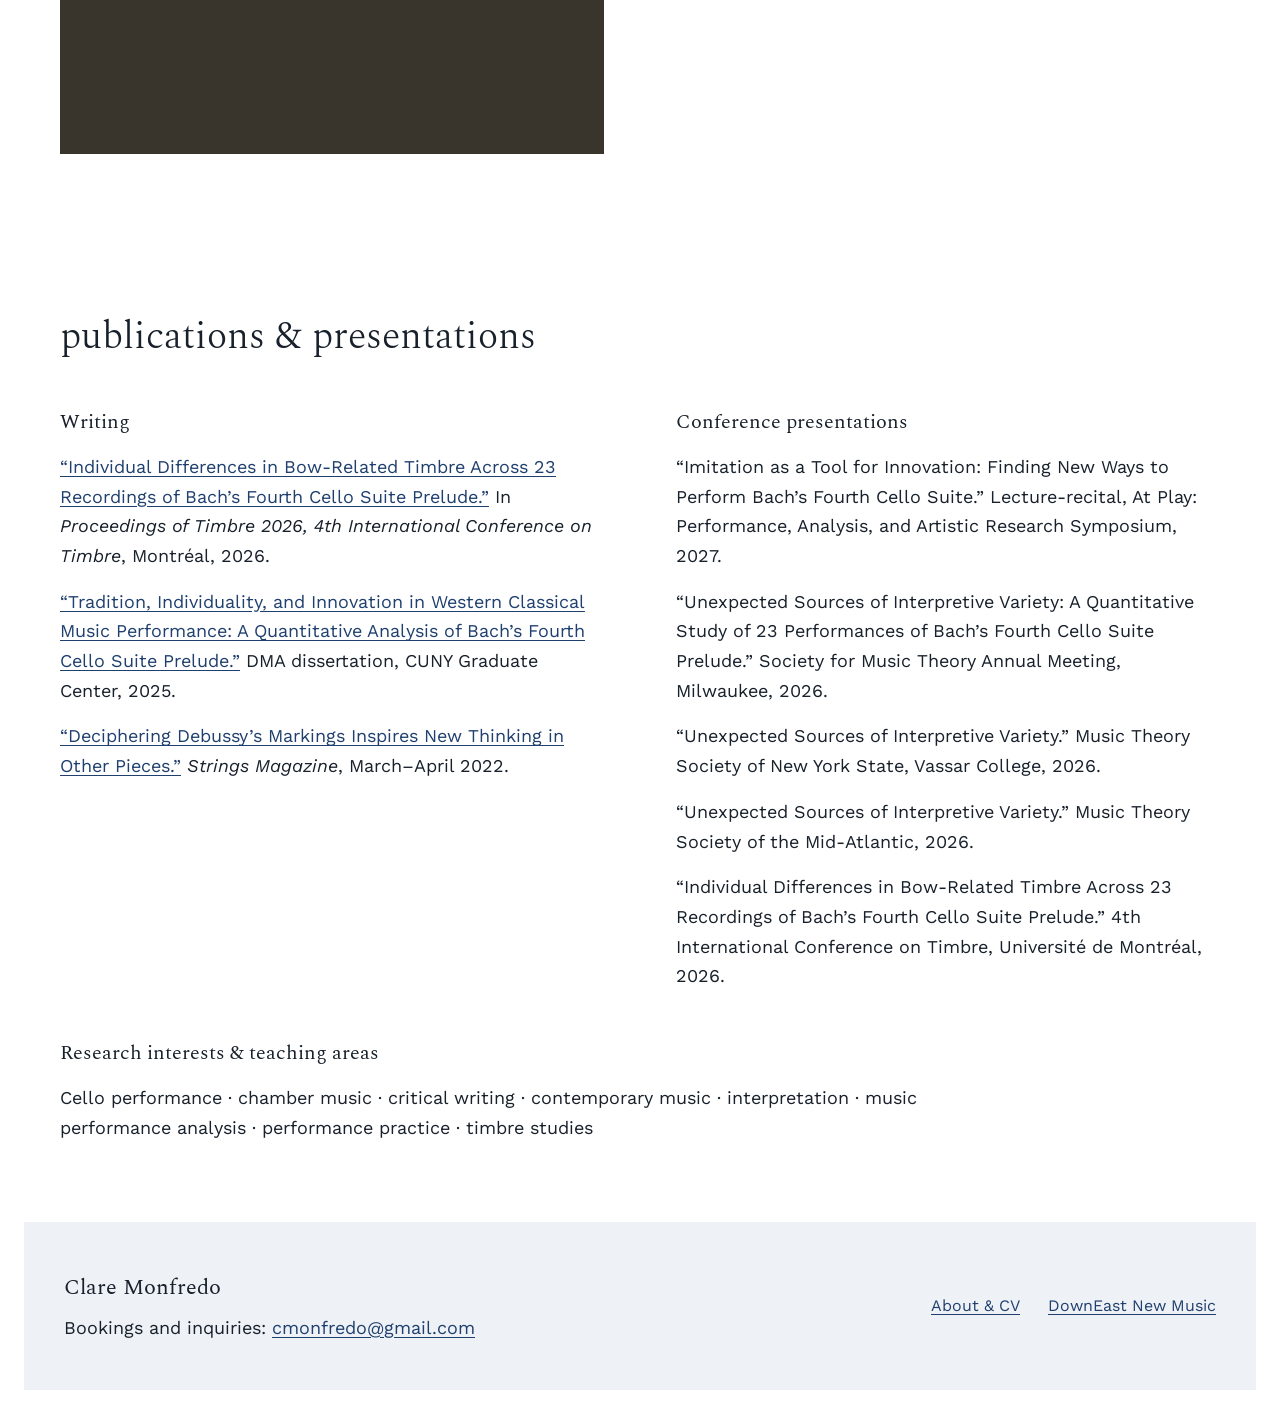
<file: research.html>
<!doctype html>
<html lang="en">
<head>
  <meta charset="utf-8">
  <meta name="viewport" content="width=device-width, initial-scale=1">
  <title>Research &amp; Writing — Clare Monfredo</title>
  <meta name="description" content="Clare Monfredo’s research on interpretation and individuality in classical music performance: quantitative study of recorded Bach, recordings-informed performance, publications and conference presentations.">
  <link rel="canonical" href="https://www.claremonfredo.com/research.html">
  <meta property="og:type" content="website">
  <meta property="og:title" content="Research &amp; Writing — Clare Monfredo">
  <meta property="og:description" content="Interpretation and individuality in classical music performance.">
  <meta property="og:url" content="https://www.claremonfredo.com/research.html">
  <meta property="og:image" content="https://www.claremonfredo.com/images/research-presenting.jpg">
  <meta name="twitter:card" content="summary_large_image">
  <link rel="preconnect" href="https://fonts.googleapis.com">
  <link rel="preconnect" href="https://fonts.gstatic.com" crossorigin>
  <link href="https://fonts.googleapis.com/css2?family=Spectral:ital,wght@0,300;0,400;1,300;1,400&family=Work+Sans:ital,wght@0,400;0,500;1,400&display=swap" rel="stylesheet">
  <link rel="stylesheet" href="css/style.css">
  <script>
    // Day/night: use the visitor's saved choice, otherwise their device setting.
    (function () {
      var t = null;
      try { t = localStorage.getItem('theme'); } catch (e) {}
      if (!t) t = window.matchMedia && matchMedia('(prefers-color-scheme: dark)').matches ? 'dark' : 'light';
      document.documentElement.setAttribute('data-theme', t);
    })();
  </script>
</head>
<body>
  <a class="skip-link" href="#main">Skip to content</a>

  <header class="site-header">
    <a class="wordmark" href="./">Clare Monfredo</a>
    <div class="header-right">
      <nav class="site-nav" aria-label="Main">
        <a href="performance.html">Performance</a>
        <a href="research.html" aria-current="page">Research &amp; Writing</a>
        <a href="about.html">About &amp; CV</a>
        <a href="https://www.downeastnewmusic.org">DownEast New Music</a>
      </nav>
      <button type="button" class="theme-toggle" aria-label="Switch between day and night mode">
        <svg class="icon-moon" viewBox="0 0 24 24" fill="none" stroke="currentColor" stroke-width="1.6" aria-hidden="true"><path d="M20 14.5A8 8 0 0 1 9.5 4a8 8 0 1 0 10.5 10.5z"/></svg>
        <svg class="icon-sun" viewBox="0 0 24 24" fill="none" stroke="currentColor" stroke-width="1.6" aria-hidden="true"><circle cx="12" cy="12" r="4"/><path d="M12 2v2M12 20v2M4.9 4.9l1.4 1.4M17.7 17.7l1.4 1.4M2 12h2M20 12h2M4.9 19.1l1.4-1.4M17.7 6.3l1.4-1.4"/></svg>
        <span class="theme-label">Night</span>
      </button>
    </div>
  </header>

  <main id="main">

    <!-- Introduction -->
    <section class="panel" aria-labelledby="page-title">
      <div class="wrap split">
        <div class="stack measure" style="gap: 24px">
          <h1 id="page-title">research &amp; writing</h1>
          <div class="stack" style="gap: 8px">
            <h2 class="program-title">Rethinking performance practice</h2>
            <p class="subtitle"><em>How can performers be creative in the realization of written music?</em></p>
          </div>
          <p>Motivated by my training and career as a cellist, I examine interpretation and individuality in classical music — how performers negotiate the constraints and freedoms of this tradition. My research approaches this question from several directions — performance analysis, music cognition, and practice-led research — using Bach’s Cello Suites as a shared case study.</p>
          <nav class="on-this-page" aria-label="On this page">
            <a href="#strands">Research directions</a>
            <a href="#dissertation">The sounds of tradition and individuality</a>
            <a href="#imitation">Imitation as a tool for innovation</a>
            <a href="#publications">Publications &amp; presentations</a>
          </nav>
        </div>
        <figure>
          <div class="video" data-youtube="wPCS46upXbw" data-title="Clare Monfredo, Dissertation Showcase, CUNY Graduate Center">
            <p class="video-pending"><span>Video: Dissertation Showcase</span></p>
          </div>
          <figcaption>Clare presents her dissertation research at the CUNY Graduate Center Dissertation Showcase</figcaption>
        </figure>
      </div>
    </section>

    <!-- Research directions: add new projects to each strand as they begin -->
    <section id="strands" aria-labelledby="strands-title">
      <div class="wrap stack" style="gap: 40px">
        <h2 id="strands-title">research directions</h2>
        <div class="strands">

          <article class="strand">
            <p class="label">Performance analysis</p>
            <h3>What makes a performance sound individual?</h3>
            <p>Measuring tempo, dynamics, timbre, and bow use across recorded performances with computational and signal-processing methods.</p>
            <ul class="strand-work">
              <li><a href="#dissertation">The Sounds of Tradition and Individuality</a> — 23 recordings of Bach’s Fourth Cello Suite Prelude</li>
              <li>Bow-related timbre across 23 recordings — International Conference on Timbre, 2026</li>
            </ul>
          </article>

          <article class="strand">
            <p class="label">Perception and cognition</p>
            <h3>What do listeners actually hear?</h3>
            <p>Whether the differences performers create — and the ones they don’t — are perceived, and how listeners recognize an individual musical voice.</p>
            <ul class="strand-work">
              <li class="in-development">In development</li>
            </ul>
          </article>

          <article class="strand">
            <p class="label">Practice-led research</p>
            <h3>How can performers expand their choices?</h3>
            <p>Testing methods such as deliberate imitation, transcription, and recomposition in performance.</p>
            <ul class="strand-work">
              <li><a href="#imitation">Imitation as a tool for innovation</a> — lecture-recital, At Play Symposium, 2027</li>
              <li>DMA recital, CUNY Graduate Center, 2024</li>
            </ul>
          </article>

        </div>
      </div>
    </section>

    <!-- Dissertation project -->
    <section id="dissertation" class="panel" aria-labelledby="dissertation-title">
      <div class="wrap stack" style="gap: 40px">
        <div class="stack">
          <p class="label">Ongoing research</p>
          <h2 id="dissertation-title">The Sounds of Tradition and Individuality in Classical Music</h2>
        </div>

        <div class="stack">
            <h3>A novel quantitative approach</h3>
            <p>My research investigates how classical musicians express individuality in performance — and where, perhaps unknowingly, they don’t. Through quantitative and qualitative analysis of 23 contemporary recordings of Bach’s Fourth Cello Suite Prelude, my doctoral work showed that while cellists sound strikingly different from one another in immediately audible musical features like tempo and bow stroke, their musical shaping — the phrasing and dynamics widely considered the heart of interpretation — is remarkably uniform.</p>
            <p>In revealing the often invisible constraints of performance tradition, this work calls for greater attention to underexplored dimensions of musical identity, including timbre and bow use, and for a broader conception of interpretive freedoms that looks beyond current performance practice constraints.</p>
        </div>

        <div class="figure-group">
          <h3 class="figure-group-title">Where cellists express individuality: tempo and bow stroke</h3>
          <div class="figure-grid">
          <figure>
            <a href="images/study-average-tempo.png" title="Open full-size figure"><img src="images/study-average-tempo.png" alt="Plot of average tempo for 23 recordings of the Prelude, ranging from about 75 to 150 beats per minute, with modern and Baroque instruments marked" width="1800" height="797" loading="lazy"></a>
            <figcaption>Average tempo across the 23 recordings: cellists spread widely, from about 75 to 150 beats per minute.</figcaption>
          </figure>
          <figure>
            <a href="images/study-bow-strokes.png" title="Open full-size figure"><img src="images/study-bow-strokes.png" alt="Loudness and spectral centroid traces within bow strokes for Enders, La Marca, Queyras, and Weilerstein, showing early-peaking short strokes and late-peaking long strokes" width="1800" height="1002" loading="lazy"></a>
            <figcaption>In two contrasting pairs of performances, analyses of RMS and spectral centroid information within players’ strokes show dramatic (RMS) and nuanced (spectral centroid) differences in stroke sound production. Enders and La Marca play short, released strokes that peak early, while Queyras and Weilerstein sustain long strokes that peak late.</figcaption>
          </figure>
          </div>
        </div>

        <div class="figure-group">
          <h3 class="figure-group-title">Where they don’t: musical shape</h3>
          <div class="figure-grid">
          <figure>
            <a href="images/study-tempo-shapes.png" title="Open full-size figure"><img src="images/study-tempo-shapes.png" alt="Small multiples of the average tempo shape within a measure for all 23 recordings, nearly all showing the same arching pattern" width="1800" height="1138" loading="lazy"></a>
            <figcaption>Within each measure, nearly all 23 recordings follow the same arching tempo shape.</figcaption>
          </figure>
          <figure>
            <a href="images/study-tempo-correlation.png" title="Open full-size figure"><img src="images/study-tempo-correlation.png" alt="Bar chart of each player’s tempo correlation with the average of the other players across the whole movement, ranging from about 0.59 to 0.87, with a mean of 0.77" width="1800" height="1040" loading="lazy"></a>
            <figcaption>Across the whole movement, each cellist’s tempo shaping correlates strongly with the average of the others (mean r = 0.77).</figcaption>
          </figure>
          </div>
        </div>

        <p class="label">This research is ongoing. Adapted into two conference papers, it has been presented at the Society for Music Theory, the Music Theory Society of New York State, the Music Theory Society of the Mid-Atlantic, and the International Conference on Timbre.</p>
      </div>
    </section>

    <!-- Lecture-recital -->
    <section id="imitation" aria-labelledby="imitation-title">
      <div class="wrap stack" style="gap: 48px">
        <div class="stack">
          <p class="label">Lecture-recital · At Play: Performance, Analysis, and Artistic Research Symposium, 2027</p>
          <h2 id="imitation-title">Imitation as a tool for innovation</h2>
          <p class="subtitle">Finding new ways to perform Bach’s Fourth Cello Suite</p>
          <p>Since the nineteenth century, classical performance training has prioritized fidelity to the score and discouraged copying recordings in the process of learning notated music. Yet recent performance scholarship suggests that current practice allows far less novelty than even the score permits, and that studying recordings can unlock performer agency.</p>
          <p>This lecture-recital demonstrates a three-part, practice-led method of deliberate imitation: developing technical mastery of the notes as written; systematically internalizing the idiosyncratic details of a specific recording, such as its ornaments, bowings, and rhythms; and expanding those gestures through practice into a new, personal interpretation. By copying recordings that fall outside the standard modern cello discography, Clare distances herself from ingrained habits — and shows that imitation need not tether performers to another person’s ideas, but can help them reread canonical scores in new ways.</p>
        </div>

        <article class="case split" style="align-items: flex-start">
          <div class="stack">
            <p class="label">Case study 1 · Allemande</p>
            <h3>Paolo Pandolfo’s viola da gamba transcription</h3>
            <p>Pandolfo’s gamba transcription of the Cello Suites takes a highly flexible, chordal approach to Bach. Mimicking his unusual harmonizations on the cello prompts a re-evaluation of implied harmonies, timing, and bow distribution.</p>
          </div>
          <figure>
            <div class="figure-box"><a href="images/allemande-ornamentation.png" title="Open full-size score"><img src="images/allemande-ornamentation.png" alt="Score of the opening six measures of the Allemande from Bach’s Fourth Suite with Clare Monfredo’s ornamentations, including chordal harmonizations inspired by Paolo Pandolfo" width="1600" height="470" loading="lazy"></a></div>
            <figcaption>Allemande, mm. 1–6, with ornamentations and harmonizations inspired by Pandolfo</figcaption>
          </figure>
        </article>

        <article class="case split" style="align-items: flex-start">
          <div class="stack">
            <p class="label">Case study 2 · Courante</p>
            <h3>Gavriel Lipkind’s rewritten repeats</h3>
            <p>Lipkind subverts traditional approaches to Bach by boldly rewriting the music on repeats, introducing new notes, motives, and even atypical rhythms. Clare’s version adopts several of his embellishments and adds virtuosic elements of her own.</p>
          </div>
          <figure>
            <div class="figure-box"><a href="images/courante-ornamentation.png" title="Open full-size score"><img src="images/courante-ornamentation.png" alt="Score of the first-half repeat of the Courante, measures 1 to 27, with embellishments taken from Gavriel Lipkind’s recording boxed in orange and Clare Monfredo’s own additions boxed in red" width="1600" height="648" loading="lazy"></a></div>
            <figcaption>Courante, first-half repeat: Lipkind’s embellishments (orange) and Clare’s additions (red)</figcaption>
          </figure>
        </article>

        <article class="case split" style="align-items: flex-start">
          <div class="stack">
            <p class="label">Case study 3 · Bourrée II</p>
            <h3>Jordi Savall’s variation</h3>
            <p>On his album <em>Les Voix Humaines</em>, Savall plays the Bourrée in its entirety and then performs a complete variation on its theme. Clare transcribes Savall’s variation for the cello and composes an additional variation of her own.</p>
            <div class="video" data-youtube="iXj67rjyBvA" data-start="1513" data-title="Clare Monfredo plays Bourrée II from Bach’s Fourth Cello Suite">
              <p class="video-pending"><span>Video: Bach, Bourrée II</span></p>
            </div>
          </div>
          <figure>
            <div class="figure-box"><a href="images/bourree-variation.png" title="Open full-size score"><img src="images/bourree-variation.png" alt="Score of Clare Monfredo’s original variation on Bourrée II from Bach’s Fourth Cello Suite, written in response to Jordi Savall’s recording" width="1600" height="693" loading="lazy"></a></div>
            <figcaption>Bourrée II: Clare’s own variation, composed in response to Savall’s</figcaption>
          </figure>
        </article>
      </div>
    </section>

    <!-- Publications and presentations -->
    <section id="publications" aria-labelledby="publications-title">
      <div class="wrap stack" style="gap: 48px">
        <h2 id="publications-title">publications &amp; presentations</h2>

        <div class="split" style="align-items: flex-start">
          <div class="stack">
            <h3>Writing</h3>
            <ul class="pub-list">
              <li><a href="https://timbreconference.org/timbre2026/proceedings/Timbre2026_Proceedings_2026_07_13.pdf">“Individual Differences in Bow-Related Timbre Across 23 Recordings of Bach’s Fourth Cello Suite Prelude.”</a> In <em>Proceedings of Timbre 2026, 4th International Conference on Timbre</em>, Montréal, 2026.</li>
              <li><a href="https://academicworks.cuny.edu/cgi/viewcontent.cgi?article=7601&amp;context=gc_etds">“Tradition, Individuality, and Innovation in Western Classical Music Performance: A Quantitative Analysis of Bach’s Fourth Cello Suite Prelude.”</a> DMA dissertation, CUNY Graduate Center, 2025.</li>
              <li><a href="https://stringsmagazine.com/deciphering-debussys-markings-inspires-new-thinking-in-other-pieces/">“Deciphering Debussy’s Markings Inspires New Thinking in Other Pieces.”</a> <em>Strings Magazine</em>, March–April 2022.</li>
            </ul>
          </div>
          <div class="stack">
            <h3>Conference presentations</h3>
            <ul class="pub-list">
              <li>“Imitation as a Tool for Innovation: Finding New Ways to Perform Bach’s Fourth Cello Suite.” Lecture-recital, At Play: Performance, Analysis, and Artistic Research Symposium, 2027.</li>
              <li>“Unexpected Sources of Interpretive Variety: A Quantitative Study of 23 Performances of Bach’s Fourth Cello Suite Prelude.” Society for Music Theory Annual Meeting, Milwaukee, 2026.</li>
              <li>“Unexpected Sources of Interpretive Variety.” Music Theory Society of New York State, Vassar College, 2026.</li>
              <li>“Unexpected Sources of Interpretive Variety.” Music Theory Society of the Mid-Atlantic, 2026.</li>
              <li>“Individual Differences in Bow-Related Timbre Across 23 Recordings of Bach’s Fourth Cello Suite Prelude.” 4th International Conference on Timbre, Université de Montréal, 2026.</li>
            </ul>
          </div>
        </div>

        <div class="stack interests">
          <h3>Research interests &amp; teaching areas</h3>
          <p>Cello performance · chamber music · critical writing · contemporary music · interpretation · music performance analysis · performance practice · timbre studies</p>
        </div>
      </div>
    </section>

  </main>

  <footer class="site-footer panel">
    <div class="wrap">
      <div class="stack" style="gap: 6px">
        <p class="footer-name">Clare Monfredo</p>
        <p>Bookings and inquiries: <a href="mailto:cmonfredo@gmail.com">cmonfredo@gmail.com</a></p>
      </div>
      <nav class="footer-links" aria-label="Elsewhere">
        <a href="about.html">About &amp; CV</a>
        <a href="https://www.downeastnewmusic.org">DownEast New Music</a>
      </nav>
    </div>
  </footer>
  <div class="page-end"></div>

  <script src="js/site.js"></script>
</body>
</html>
</file>
<file: css/style.css>
/* Clare Monfredo — shared styles for every page */

:root {
  /* Day */
  --page: #FFFFFF;
  --ink: #17202B;
  --ink-soft: #4B5665;
  --panel: #EEF1F5;
  --rule: #CCD3DD;
  --placeholder: #E2E7EE;
  --link: #1F3F6E;
  --link-hover: #3A5F94;
  --figure-bg: #FFFFFF;
  --serif: Spectral, Georgia, serif;
  --sans: 'Work Sans', 'Helvetica Neue', Arial, sans-serif;
  --name: Spectral, Georgia, serif;
  --max: 1240px;
  color-scheme: light;
}

/* Night */
:root[data-theme="dark"] {
  --page: #10151C;
  --ink: #E4E9F0;
  --ink-soft: #A7B2C1;
  --panel: #18202A;
  --rule: #2E3A48;
  --placeholder: #212B37;
  --link: #A9C3EA;
  --link-hover: #D2E1F7;
  --figure-bg: #F4F6F9;
  color-scheme: dark;
}

* { box-sizing: border-box; }

html { -webkit-text-size-adjust: 100%; }

body {
  margin: 0;
  background: var(--page);
  color: var(--ink);
  font-family: var(--sans);
  font-size: 18px;
  line-height: 1.65;
}

img { max-width: 100%; height: auto; display: block; }

a { color: var(--link); text-underline-offset: 3px; }
a:hover { color: var(--link-hover); }

.skip-link {
  position: absolute; left: -9999px; top: 8px;
  background: var(--page); padding: 8px 16px; z-index: 10;
}
.skip-link:focus { left: 8px; }

/* ---------- Header ---------- */

.site-header {
  padding: 26px 64px 24px;
  display: flex; flex-wrap: wrap; align-items: baseline; justify-content: space-between;
  gap: 12px 40px;
}
.wordmark {
  font-family: var(--name);
  font-weight: 400;
  font-size: clamp(26px, 3vw, 30px);
  line-height: 1.1;
  text-decoration: none;
  color: var(--ink);
}
.wordmark:hover { color: var(--ink); }
.header-right { display: flex; flex-wrap: wrap; align-items: center; gap: 8px 28px; }
.site-nav {
  display: flex; flex-wrap: wrap;
  gap: 4px 28px; font-size: 15px;
}
.site-nav a { text-decoration: none; padding: 10px 0; color: var(--ink); }
.site-nav a:hover { color: var(--link); }
.theme-toggle {
  display: inline-flex; align-items: center; gap: 8px;
  font: inherit; font-size: 14px; color: var(--ink-soft);
  background: transparent; border: 1px solid var(--rule); border-radius: 999px;
  padding: 0 14px; min-height: 36px; cursor: pointer;
}
.theme-toggle:hover { color: var(--ink); border-color: var(--ink-soft); }
.theme-toggle svg { width: 16px; height: 16px; }
.theme-toggle .icon-sun { display: none; }
:root[data-theme="dark"] .theme-toggle .icon-sun { display: block; }
:root[data-theme="dark"] .theme-toggle .icon-moon { display: none; }
.site-nav a[aria-current="page"] { text-decoration: underline; }

/* ---------- Layout ---------- */

.panel { margin: 0 24px; background: var(--panel); }

.wrap {
  max-width: var(--max);
  margin: 0 auto;
  padding: 80px 40px;
}

.split {
  display: flex; flex-wrap: wrap; align-items: center;
  gap: 56px 72px;
}
.split > * { flex: 1 1 420px; min-width: 0; }

.stack { display: flex; flex-direction: column; gap: 16px; }
.stack > * { margin: 0; }

.measure { max-width: 560px; }

/* ---------- Type ---------- */

h1, h2, h3 { font-family: var(--serif); font-weight: 300; margin: 0; }
h3 { font-weight: 400; }
h1 { font-size: clamp(40px, 5vw, 62px); line-height: 1.12; }
h2 { font-size: clamp(28px, 3.3vw, 38px); line-height: 1.22; }
h3 { font-size: 20px; line-height: 1.4; }

p { margin: 0; }

.label { font-size: 16px; color: var(--ink-soft); }
.role { font-size: 17px; line-height: 1.5; }
.role strong { font-weight: 700; }

.more {
  font-size: 17px; font-weight: 700;
  padding: 10px 0; align-self: flex-start;
}

/* ---------- Media ---------- */

.video {
  position: relative; aspect-ratio: 16 / 9;
  background: #3A352C; overflow: hidden;
}
.video iframe { position: absolute; inset: 0; width: 100%; height: 100%; border: 0; }
.video video { position: absolute; inset: 0; width: 100%; height: 100%; object-fit: cover; background: #3A352C; }
.video .video-pending {
  position: absolute; inset: 0;
  display: flex; align-items: center; justify-content: center;
  color: #D9D4C7; font-size: 14px; text-align: center; padding: 16px;
}

figure { margin: 0; }
figcaption { font-size: 16px; color: var(--ink-soft); margin-top: 14px; }

.wide-image { width: 100%; aspect-ratio: 11 / 5; object-fit: cover; background: var(--placeholder); }

/* ---------- Home: two sides ---------- */

.sides { display: flex; flex-wrap: wrap; gap: 56px 72px; }
.sides > * { flex: 1 1 420px; min-width: 0; }
.sides .wide-image { margin-bottom: 8px; }

/* ---------- Clips ---------- */

.clips { display: flex; flex-direction: column; gap: 32px; }
.clip p { font-size: 17px; line-height: 1.5; margin-top: 12px; }

/* ---------- News ---------- */

.news { display: flex; flex-wrap: wrap; gap: 32px 48px; }
.news > div {
  flex: 1 1 280px; min-width: 0;
  border-top: 1px solid var(--ink-soft); padding-top: 20px;
  display: flex; flex-direction: column; gap: 8px;
}

/* ---------- Footer ---------- */

.site-footer .wrap {
  padding-top: 48px; padding-bottom: 48px;
  display: flex; flex-wrap: wrap; gap: 24px 48px;
  justify-content: space-between; align-items: center;
}
.footer-name { font-family: var(--name); font-weight: 400; font-size: 22px; }
.footer-links { display: flex; flex-wrap: wrap; gap: 4px 28px; font-size: 16px; }
.footer-links a { padding: 10px 0; }

.page-end { height: 24px; }

/* ---------- Small screens ---------- */

}

/* Score figures */
.figure-box {
  background: var(--figure-bg);
  aspect-ratio: 16 / 9;
  display: flex; align-items: center; justify-content: center;
  padding: 16px;
}
.figure-box img { width: 100%; height: 100%; object-fit: contain; }
.subtitle { font-family: var(--serif); font-size: 21px; line-height: 1.4; margin-top: -6px; }

/* ---------- Research page ---------- */

.lead { font-size: 20px; line-height: 1.6; }

.on-this-page { display: flex; flex-direction: column; gap: 2px; font-size: 17px; }
.on-this-page a { padding: 6px 0; align-self: flex-start; }

.figure-grid {
  display: grid;
  grid-template-columns: repeat(auto-fit, minmax(min(100%, 420px), 1fr));
  gap: 40px 48px;
  align-items: start;
}
.figure-grid img { width: 100%; height: auto; background: var(--figure-bg); padding: 12px; box-sizing: border-box; border: 1px solid var(--rule); }
.figure-grid .span-all { grid-column: 1 / -1; max-width: 1000px; justify-self: center; width: 100%; }

.case .video { margin-top: 8px; }
.case .figure-box { aspect-ratio: auto; }
.case .figure-box img { height: auto; }

.pub-list { margin: 0; padding: 0; list-style: none; display: flex; flex-direction: column; gap: 16px; }
.pub-list li { padding-left: 0; }

.interests p { max-width: 900px; }

h2[id], section[id], article[id] { scroll-margin-top: 24px; }

/* ---------- Performance page ---------- */

.portrait img { width: 100%; max-width: 460px; margin-left: auto; aspect-ratio: 4 / 5; object-fit: cover; }

.program { margin: 0; padding: 0; list-style: none; display: flex; flex-direction: column; gap: 6px; font-size: 17px; line-height: 1.5; }
.program-title { font-size: clamp(22px, 2.4vw, 26px); line-height: 1.3; }

.photo-row { display: grid; grid-template-columns: repeat(auto-fit, minmax(min(100%, 300px), 1fr)); gap: 24px; }
.photo-row img { width: 100%; aspect-ratio: 4 / 3; object-fit: cover; }
.more-title { margin-bottom: -42px; }
.news.two-col > div { flex: 1 1 calc(50% - 24px); }
@media (max-width: 760px) { .news.two-col > div { flex-basis: 100%; } }
.split > .stage-photo { flex: 1.25 1 480px; }
.stage-photo img { width: 100%; aspect-ratio: 3 / 2; object-fit: cover; }

/* ---------- About page ---------- */

.bio-card { border-top: 1px solid var(--ink); padding-top: 20px; }
.bio-card p { font-size: 17px; }
.copy-button {
  align-self: flex-start;
  font: inherit; font-size: 15px; font-weight: 700;
  background: transparent; color: var(--ink);
  border: 1px solid var(--ink); padding: 10px 18px; min-height: 44px; cursor: pointer;
}
.copy-button:hover { background: var(--ink); color: var(--page); }

.press-grid { display: flex; flex-wrap: wrap; gap: 32px 48px; align-items: flex-end; }
.press-grid figure { flex: 1 1 260px; min-width: 0; }
.press-grid figure:first-child { flex-grow: 1.8; }
.press-grid img { width: 100%; height: auto; }

.bio-flow::after { content: ""; display: block; clear: both; }
.bio-flow h1 { margin-bottom: 24px; }
.bio-flow p { margin: 0 0 20px; }
.bio-flow p:last-child { margin-bottom: 0; }
.bio-flow .lead { margin-bottom: 24px; }
.bio-photo { float: right; width: min(40%, 460px); margin: 6px 0 24px 56px; }
.bio-photo img { width: 100%; aspect-ratio: 4 / 5; object-fit: cover; }
@media (max-width: 760px) {
  .bio-photo { float: none; width: 100%; margin: 0 0 28px; }
}
.feature-title { font-size: clamp(32px, 4vw, 46px); line-height: 1.15; }

/* Research directions */
.strands { display: grid; grid-template-columns: repeat(auto-fit, minmax(min(100%, 300px), 1fr)); gap: 40px 48px; }
.strand { border-top: 1px solid var(--ink); padding-top: 20px; display: flex; flex-direction: column; gap: 10px; }
.strand-work { margin: 6px 0 0; padding: 0; list-style: none; display: flex; flex-direction: column; gap: 6px; font-size: 16px; line-height: 1.5; color: var(--ink-soft); }
.strand-work .in-development { font-style: italic; }
.figure-group { display: flex; flex-direction: column; gap: 20px; }
.figure-group-title { font-family: var(--sans); font-size: 18px; font-weight: 700; border-bottom: 1px solid var(--rule); padding-bottom: 10px; }
.credit { font-size: 14px; color: var(--ink-soft); }

/* ---------- Phones (keep this block last so it wins) ---------- */
@media (max-width: 640px) {
  body { font-size: 15.5px; line-height: 1.6; }
  .panel { margin: 0 10px; }
  .wrap { padding: 40px 18px; }

  /* Header: compact, name and switch on one line, menu below */
  .site-header { padding: 16px 18px 10px; gap: 6px 16px; align-items: center; }
  .wordmark { font-size: 22px; }
  .header-right { display: contents; }
  .wordmark { order: 1; }
  .theme-toggle { order: 2; margin-left: auto; }
  .site-nav { order: 3; width: 100%; }
  .site-nav { gap: 0 16px; font-size: 14px; }
  .site-nav a { padding: 8px 0; }
  .theme-toggle { font-size: 13px; min-height: 32px; padding: 0 10px; }

  /* Type scale */
  h1 { font-size: 32px; }
  h2 { font-size: 24px; }
  h3 { font-size: 17px; }
  .feature-title { font-size: 28px; }
  .program-title { font-size: 20px; }
  .subtitle { font-size: 17px; }
  .lead { font-size: 16.5px; }
  .label { font-size: 13.5px; }
  .role { font-size: 15px; }
  .more { font-size: 15px; }
  figcaption, .clip p, .program, .strand-work, .on-this-page { font-size: 14.5px; }
  .bio-card p { font-size: 15px; }
  .figure-group-title { font-size: 15.5px; }
  .footer-name { font-size: 19px; }
  .footer-links { font-size: 14.5px; }

  /* Tighter vertical rhythm */
  .split, .sides, .news { gap: 32px; }
  .stack { gap: 12px; }
}
</file>
